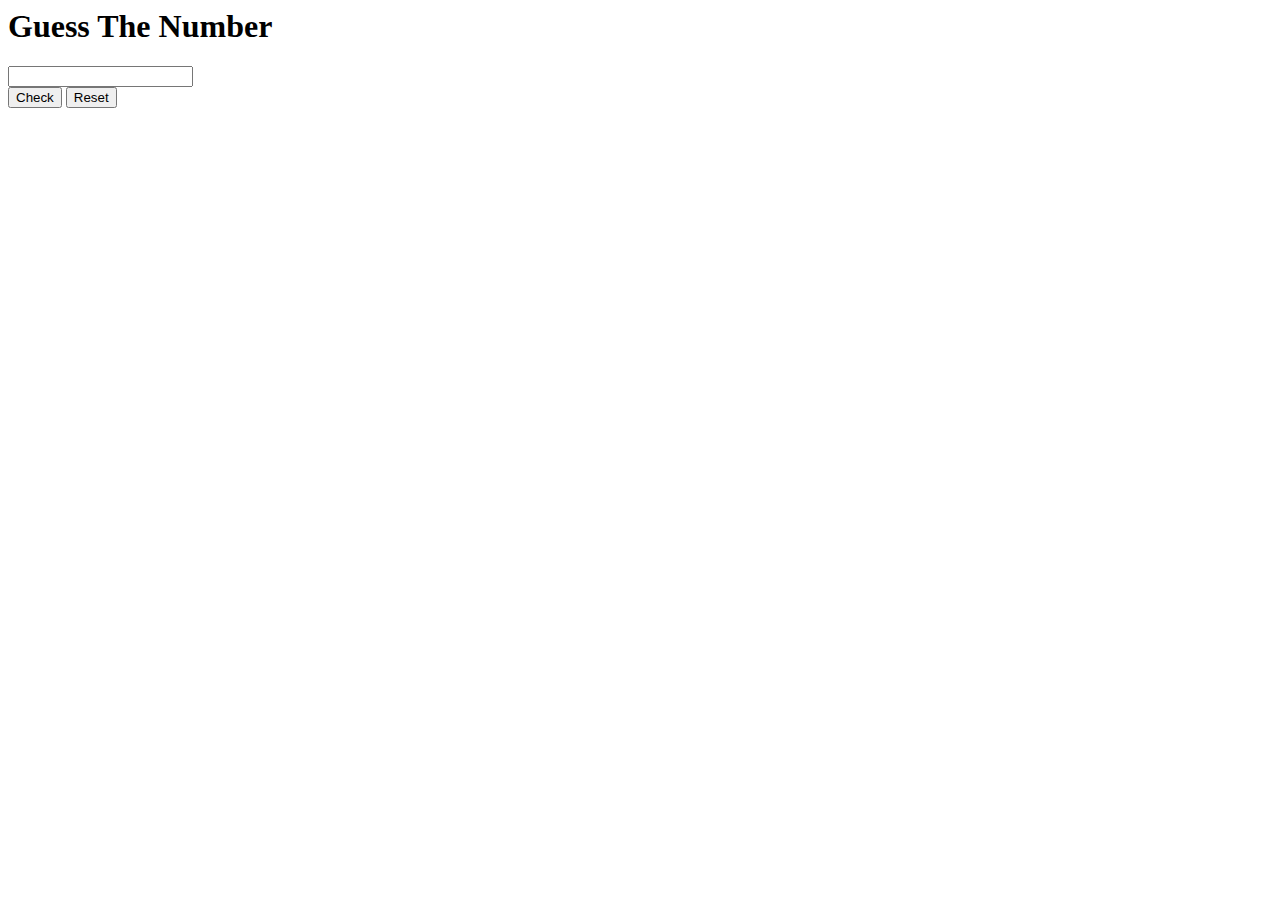
<file: GuessTheNum/index.html>
<html>
    <head>
      <link href="https://cdn.jsdelivr.net/npm/bootstrap@5.0.1/dist/css/bootstrap.min.css" rel="stylesheet" integrity="sha384-+0n0xVW2eSR5OomGNYDnhzAbDsOXxcvSN1TPprVMTNDbiYZCxYbOOl7+AMvyTG2x" crossorigin="anonymous">
      <title>GuessTheNumber Game</title>
      <link ref="stylesheet" href="style.css">
      <script src="script.js" defer></script>
    </head>
    <body>
        <div id="main">
      <h1>Guess The Number</h1>
      <div class="input-val">
     <input type="number" class="form-control" id="inpval">
      </div>
      
     <div class="btn-grp">
       <button class="btn btn-warning" id="check">Check</button>
       <button class="btn btn-dark" id="reset">Reset</button>
       </div>
       <h3 id="result"></h3>
       </div>
       </body>
      </html>
</file>
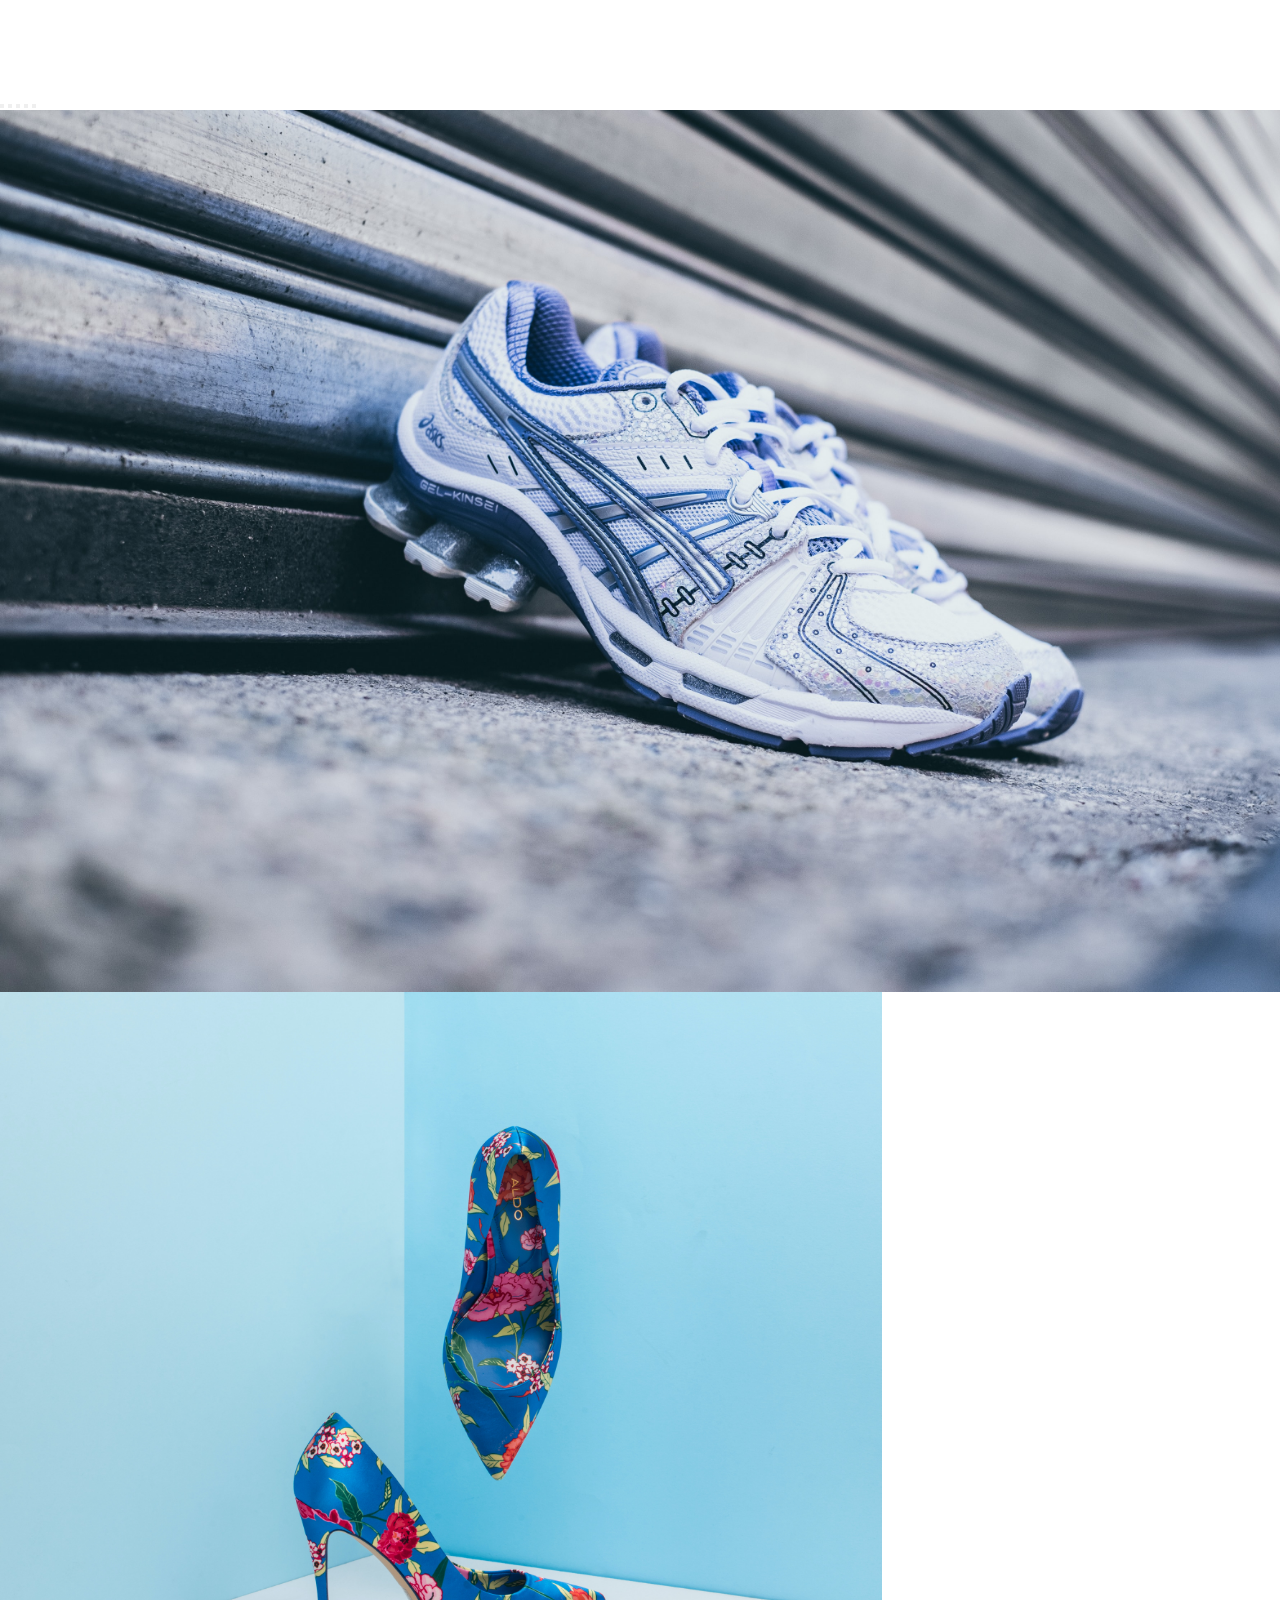
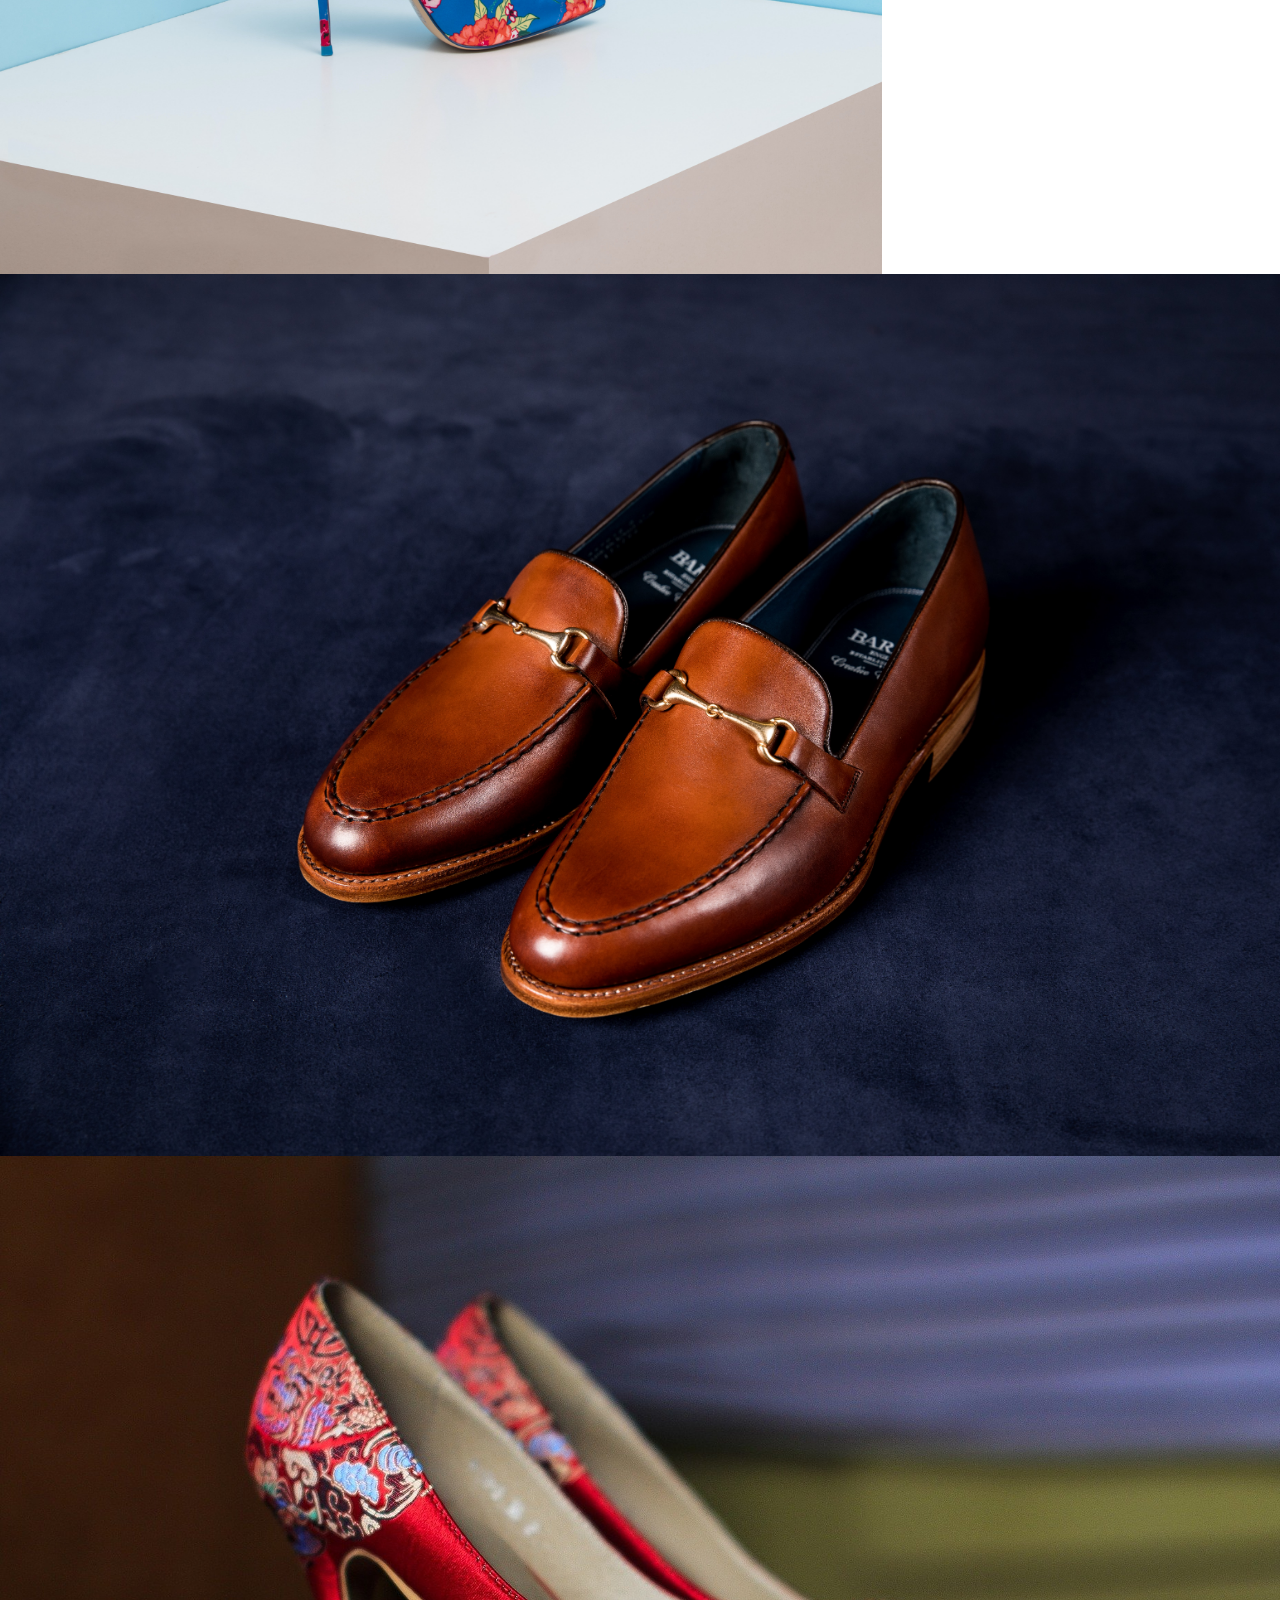
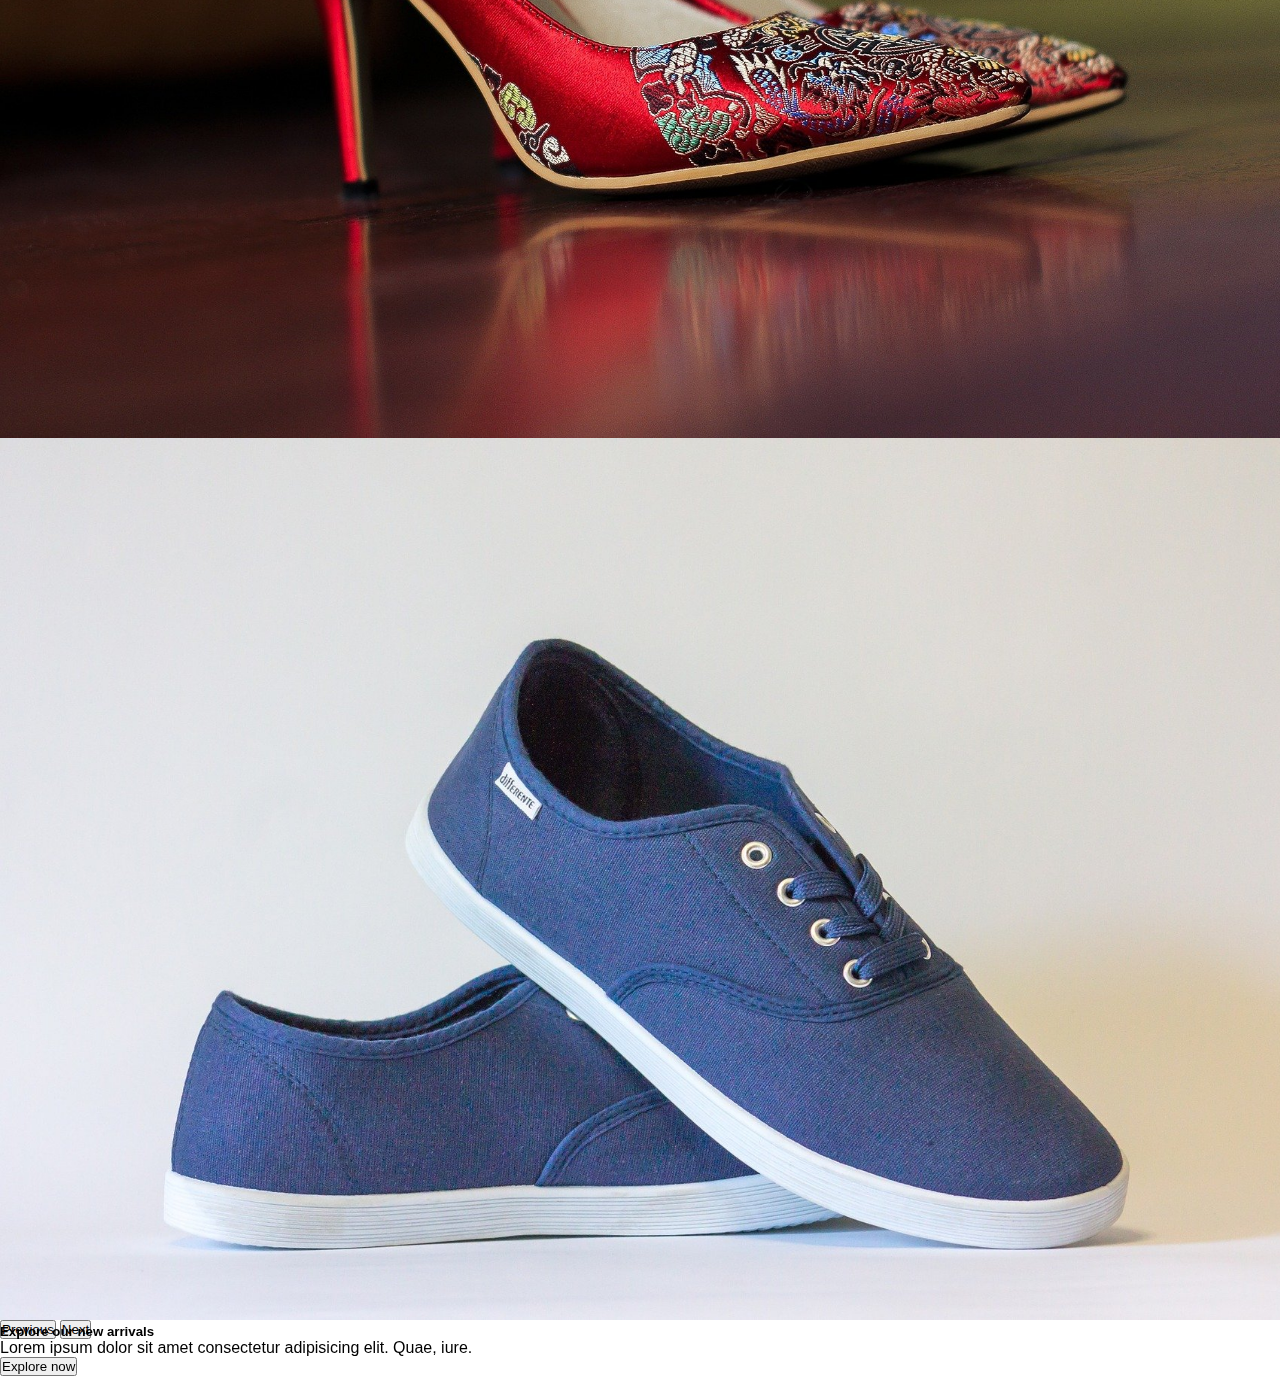
<file: arrivals.html>
<!DOCTYPE html>
<html lang="en">

<head>
    <meta charset="UTF-8">
    <meta http-equiv="X-UA-Compatible" content="IE=edge">
    <meta name="viewport" content="width=device-width, initial-scale=1.0">
    <title>Arrivals</title>
    <link href="https://cdn.jsdelivr.net/npm/bootstrap@5.1.2/dist/css/bootstrap.min.css" rel="stylesheet" integrity="sha384-uWxY/CJNBR+1zjPWmfnSnVxwRheevXITnMqoEIeG1LJrdI0GlVs/9cVSyPYXdcSF" crossorigin="anonymous">
    <link rel="shortcut icon" href="images/logo.ico" type="image/x-icon"/>
    <link rel="stylesheet" href="css/arrivals.css">
    <link rel="stylesheet" href="css/allbtns.css">
</head>

<body>
    <header id="navbar">
        <nav>
            <div class="menu-icon">
                <div class="bar-icon">
                    <div class="bar"></div>
                    <div class="bar"></div>
                    <div class="bar"></div>
                </div>
            </div>
            <a href="index.html">
                <div class="logo">Heel2Toe</div>
            </a>
            <div class="menu">
                <ul>
                    <li><a href="index.html" class="navbar_links">Home</a></li>
                    <li><a href="men.html" class="navbar_links">Men</a></li>
                    <li><a href="women.html" class="navbar_links">Women</a></li>
                    <!-- <li><a href="arrivals.html">New Arrivals</a></li> -->
                    <li><a href="trending.html" class="navbar_links">Trending</a></li>
                    <li><a href="best.html" class="navbar_links">Best Sellers</a></li>     
                    <li><a href="contact.html" class="navbar_links">Contact</a></li>
                </ul>
            </div>
        </nav>
    </header>

    <div id="carouselExampleDark" class="carousel carousel-dark slide" data-bs-ride="carousel">
        <div class="carousel-indicators">
            <button type="button" data-bs-target="#carouselExampleDark" data-bs-slide-to="0" class="active" aria-current="true" aria-label="Slide 1"></button>
            <button type="button" data-bs-target="#carouselExampleDark" data-bs-slide-to="1" aria-label="Slide 2"></button>
            <button type="button" data-bs-target="#carouselExampleDark" data-bs-slide-to="2" aria-label="Slide 3"></button>
            <button type="button" data-bs-target="#carouselExampleDark" data-bs-slide-to="3" aria-label="Slide 4"></button>
            <button type="button" data-bs-target="#carouselExampleDark" data-bs-slide-to="4" aria-label="Slide 5"></button>
        </div>
        <div class="carousel-inner">
            <div class="carousel-item active" data-bs-interval="3000">
                <img src="images/men13.jpg" class="d-block w-100" alt="">
                <div class="carousel-caption card d-none d-md-block">
                    <h5 class="fw-bold">Explore our new arrivals</h5>
                    <p>Lorem ipsum dolor sit amet consectetur adipisicing elit. Quae, iure.</p>
                    <button class="btn btn-primary">Explore now</button>
                </div>
            </div>
            <div class="carousel-item" data-bs-interval="3000">
                <img src="images/women13.jpg" class="d-block w-100" alt="">
                <div class="carousel-caption card d-none d-md-block">
                    <h5 class="fw-bold">Explore our new arrivals</h5>
                    <p>Lorem ipsum dolor sit amet consectetur adipisicing elit. Quae, iure.</p>
                    <button class="btn btn-primary">Explore now</button>
                </div>
            </div>
            <div class="carousel-item" data-bs-interval="3000">
                <img src="images/men14.jpg" class="d-block w-100" alt="">
                <div class="carousel-caption card d-none d-md-block">
                    <h5 class="fw-bold">Explore our new arrivals</h5>
                    <p>Lorem ipsum dolor sit amet consectetur adipisicing elit. Quae, iure.</p>
                    <button class="btn btn-primary">Explore now</button>
                </div>
            </div>
            <div class="carousel-item" data-bs-interval="3000">
                <img src="images/women14.jpg" class="d-block w-100" alt="">
                <div class="carousel-caption card d-none d-md-block">
                    <h5 class="fw-bold">Explore our new arrivals</h5>
                    <p>Lorem ipsum dolor sit amet consectetur adipisicing elit. Quae, iure.</p>
                    <button class="btn btn-primary">Explore now</button>
                </div>
            </div>
            <div class="carousel-item">
                <img src="images/men15.jpg" class="d-block w-100" alt="">
                <div class="carousel-caption card d-none d-md-block">
                    <h5 class="fw-bold">Explore our new arrivals</h5>
                    <p>Lorem ipsum dolor sit amet consectetur adipisicing elit. Quae, iure.</p>
                    <button class="btn btn-primary">Explore now</button>
                </div>
            </div>
        </div>
        <button class="carousel-control-prev" type="button" data-bs-target="#carouselExampleDark" data-bs-slide="prev">
      <span class="carousel-control-prev-icon" aria-hidden="true"></span>
      <span class="visually-hidden">Previous</span>
    </button>
        <button class="carousel-control-next" type="button" data-bs-target="#carouselExampleDark" data-bs-slide="next">
      <span class="carousel-control-next-icon" aria-hidden="true"></span>
      <span class="visually-hidden">Next</span>
    </button>
    </div>

    <script src="https://cdn.jsdelivr.net/npm/bootstrap@5.1.2/dist/js/bootstrap.bundle.min.js" integrity="sha384-kQtW33rZJAHjgefvhyyzcGF3C5TFyBQBA13V1RKPf4uH+bwyzQxZ6CmMZHmNBEfJ" crossorigin="anonymous"></script>

    <!-- script for mobile nav links -->
    <script>
        const icon = document.querySelector(".menu-icon");
        const navList = document.querySelector("nav ul")

        icon.addEventListener("click", function(){
            navList.classList.toggle("showing")
        })
    </script>
</body>

</html>
</file>
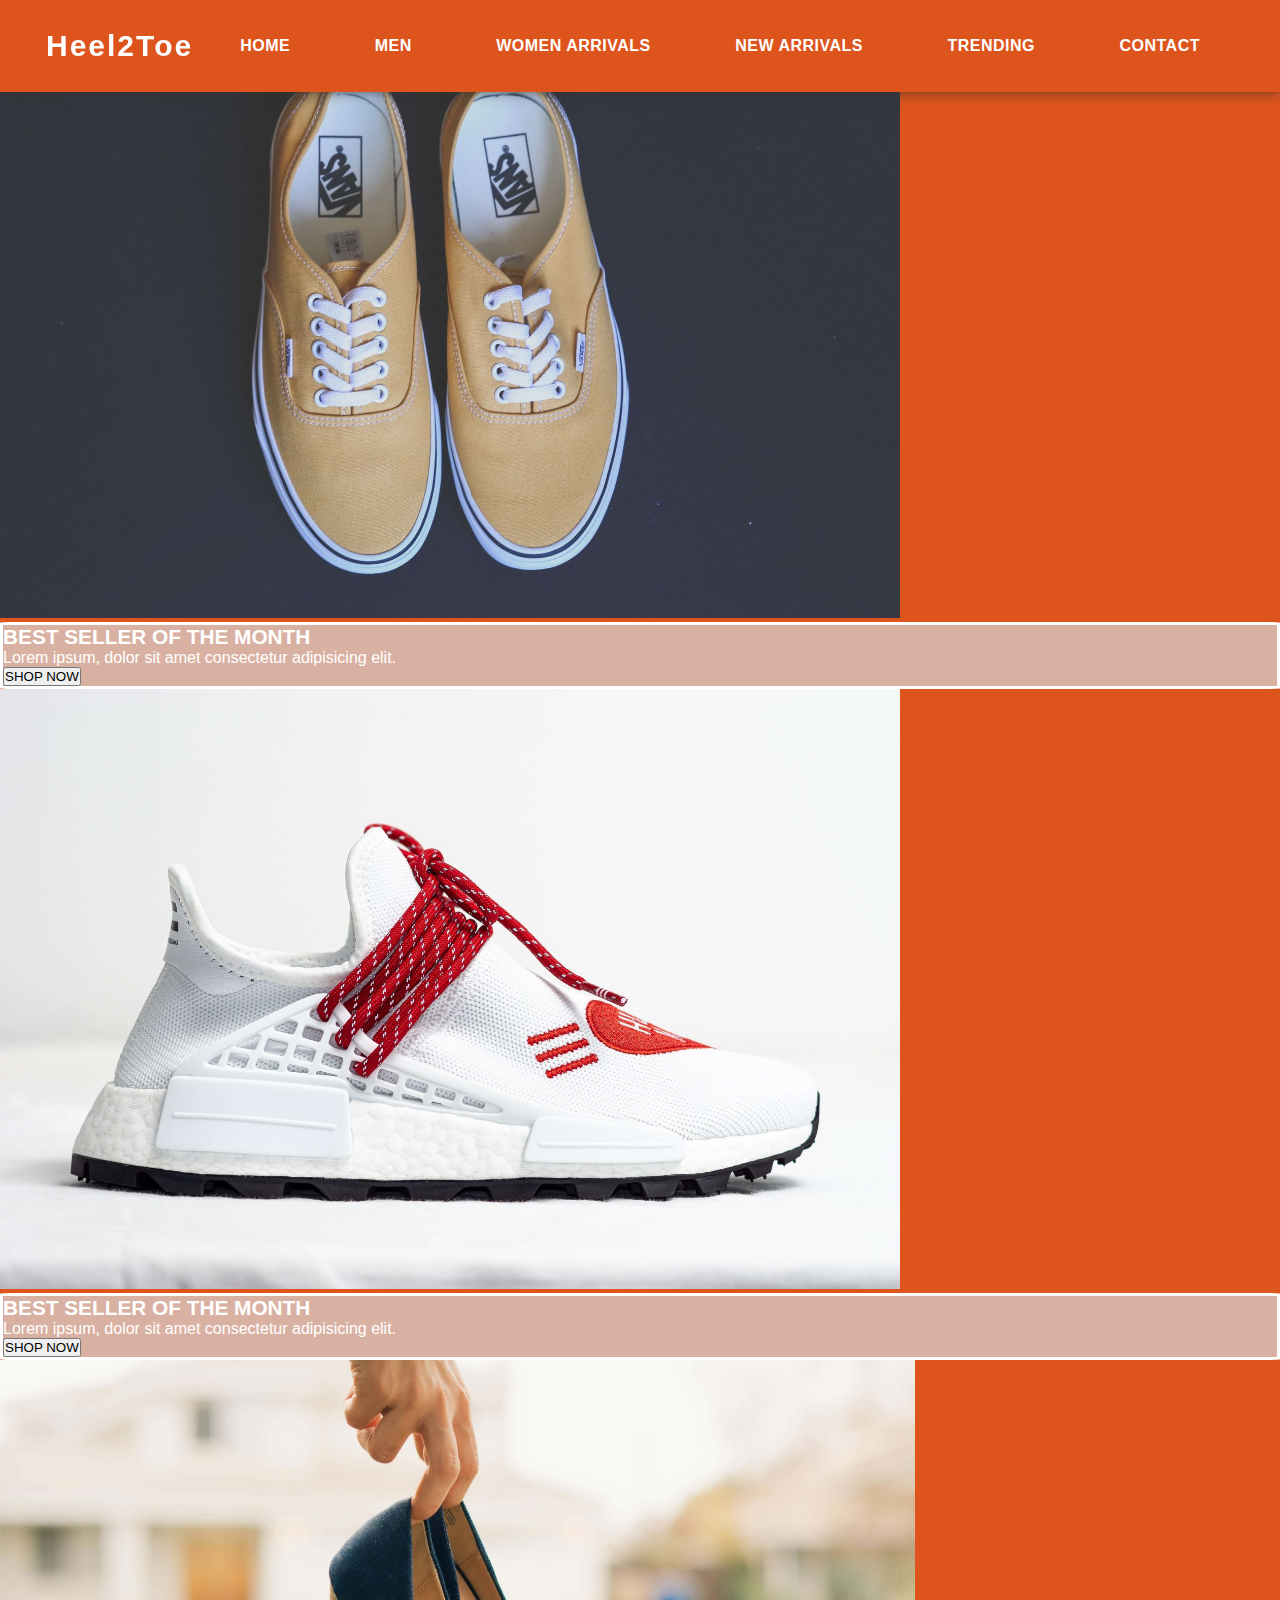
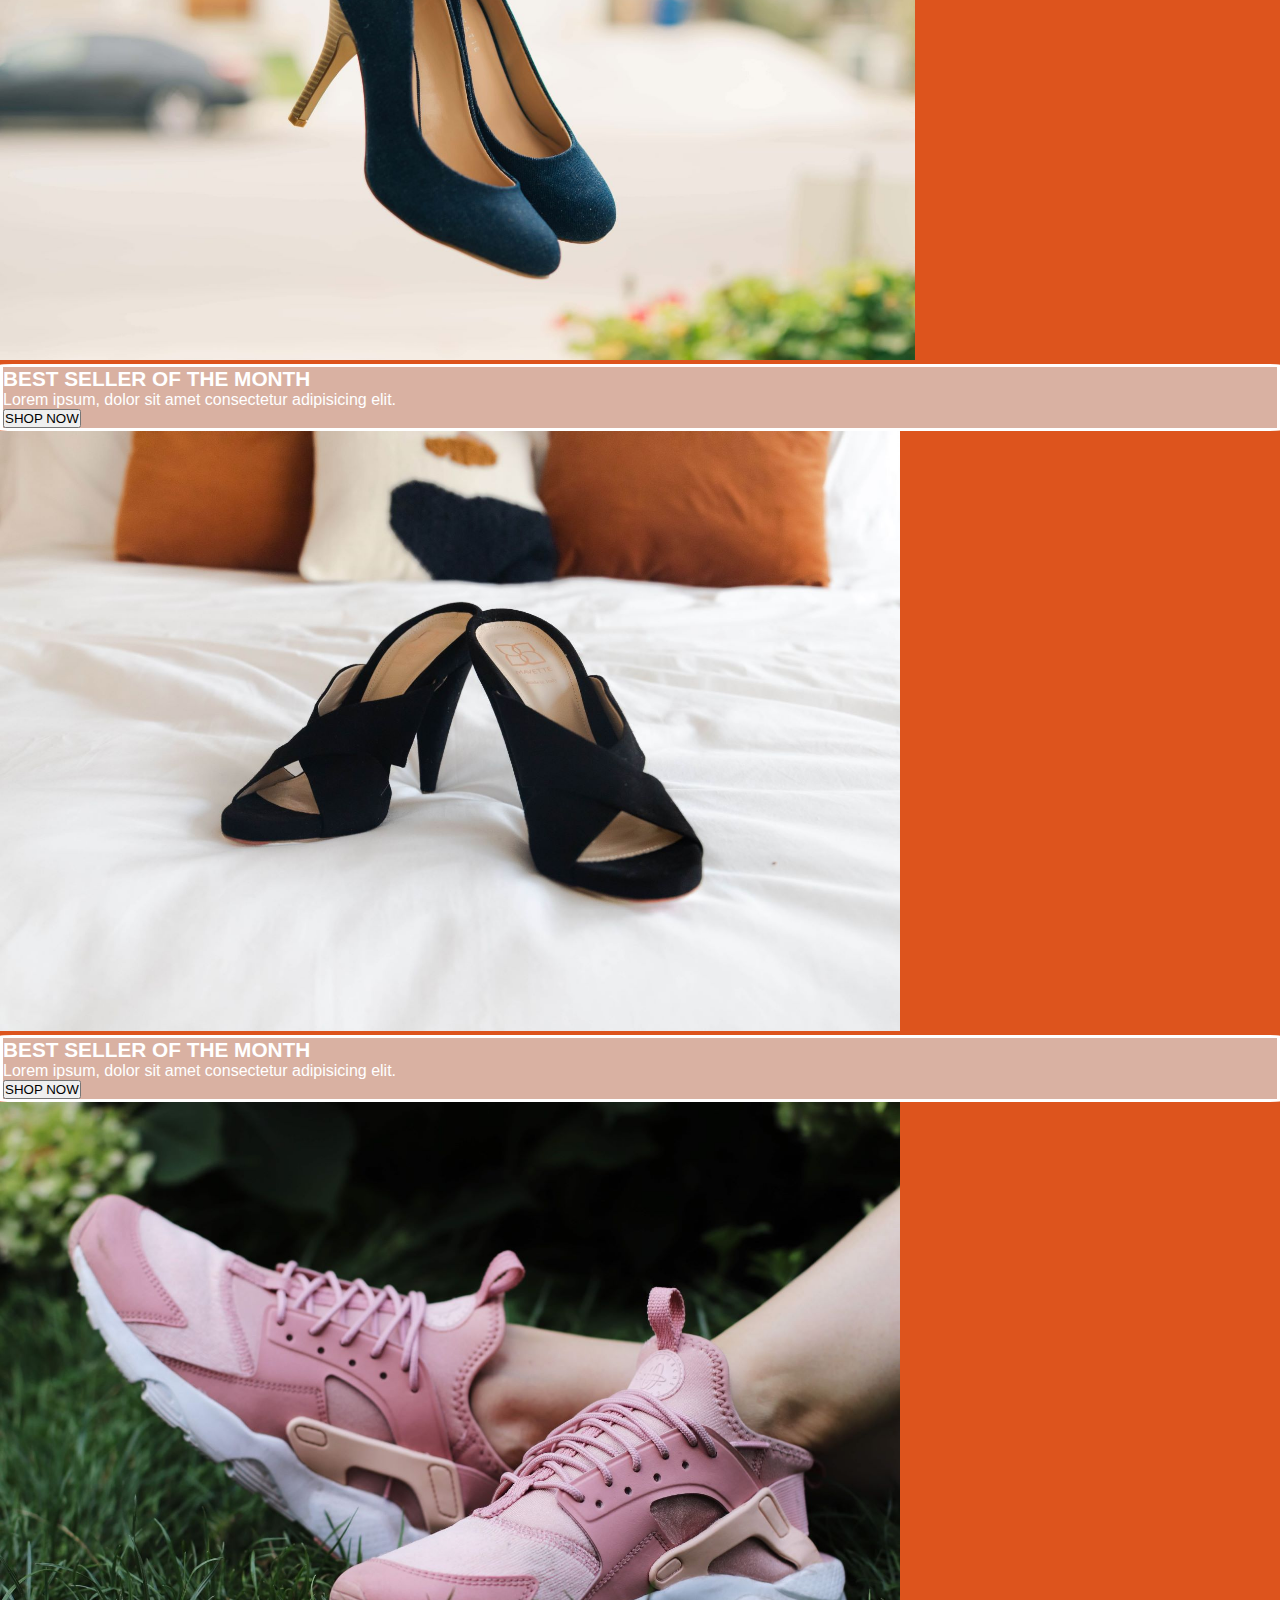
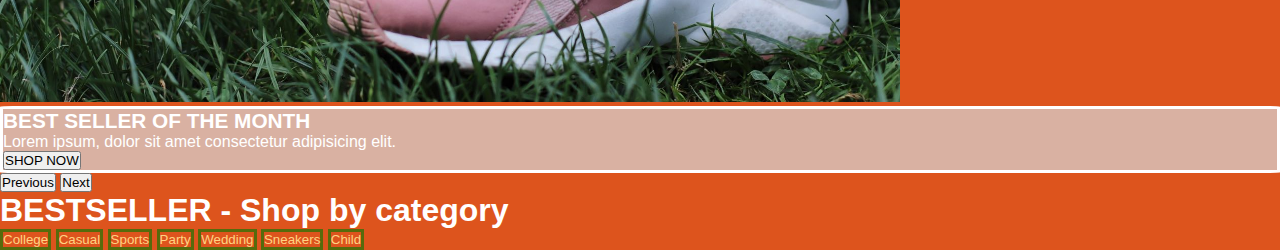
<file: best.html>
<!doctype html>
<html lang="en">

<head>
    <!-- Required meta tags -->
    <meta charset="utf-8">
    <meta name="viewport" content="width=device-width, initial-scale=1">

    <!-- Bootstrap CSS -->
    <link href="https://cdn.jsdelivr.net/npm/bootstrap@5.1.1/dist/css/bootstrap.min.css" rel="stylesheet"
        integrity="sha384-F3w7mX95PdgyTmZZMECAngseQB83DfGTowi0iMjiWaeVhAn4FJkqJByhZMI3AhiU" crossorigin="anonymous">
    <link rel="shortcut icon" href="images/logo.ico" type="image/x-icon"/>
    <link rel="stylesheet" href="css/best.css">
    <link rel="stylesheet" href="css/allbtns.css">
    <title>Best seller</title>
</head>

<body>
    <!-- navbar start-->
    <nav class="black shadow" style="top:0px">
        <div class="menu-icon">
            <i class="fa fa-bars fa-2x"></i>
        </div>
        <a href="index.html">
            <div class="logo">Heel2Toe</div>
        </a>
        <div class="menu">
            <ul>
                <li><a href="index.html">Home</a></li>
                <li><a href="men.html">Men</a></li>
                <li><a href="women.html">Women Arrivals</a></li>
                <li><a href="arrivals.html">New Arrivals</a></li>
                <li><a href="trending.html">Trending</a></li>
                <li><a href="contact.html">Contact</a></li>
            </ul>
        </div>
    </nav>

    <!-- navbar-ends -->

    <!-- carousel section starts -->

    <div class="container">
        <div id="carouselExampleDark" class="carousel carousel-dark slide" data-bs-ride="carousel">
            <div class="carousel-indicators">
                <button type="button" data-bs-target="#carouselExampleDark" data-bs-slide-to="0" class="active"
                    aria-current="true" aria-label="Slide 1"></button>
                <button type="button" data-bs-target="#carouselExampleDark" data-bs-slide-to="1"
                    aria-label="Slide 2"></button>
                <button type="button" data-bs-target="#carouselExampleDark" data-bs-slide-to="2"
                    aria-label="Slide 3"></button>
                <button type="button" data-bs-target="#carouselExampleDark" data-bs-slide-to="3"
                    aria-label="Slide 3"></button>
                <button type="button" data-bs-target="#carouselExampleDark" data-bs-slide-to="4"
                    aria-label="Slide 3"></button>
            </div>
            <div class="carousel-inner">
                <div class="carousel-item active" data-bs-interval="3000">
                    <img src="images/men2.jpg" class="d-block w-100 img-fluid" alt="...">
                    <div class="carousel-caption d-none d-md-block">
                        <h5 class = 'carousel-text'><b>BEST SELLER OF THE MONTH</b></h5>
                        <p>Lorem ipsum, dolor sit amet consectetur adipisicing elit.</p>
                        <button type="button" class="shop-now btn btn-success">SHOP NOW</button>

                    </div>
                </div>
                <div class="carousel-item" data-bs-interval="3000">
                    <img src="images/men4.jpg" class="d-block w-100 img-fluid" alt="...">
                    <div class="carousel-caption d-none d-md-block">
                        <h5 class = 'carousel-text'><b>BEST SELLER OF THE MONTH</b></h5>
                        <p>Lorem ipsum, dolor sit amet consectetur adipisicing elit.</p>
                        <button type="button" class="shop-now btn btn-success">SHOP NOW</button>
                    </div>
                </div>
                <div class="carousel-item" data-bs-interval="3000">
                    <img src="images/shoe2.jpg" class="d-block w-100 img-fluid" alt="...">
                    <div class="carousel-caption d-none d-md-block">
                        <h5 class = 'carousel-text'><b>BEST SELLER OF THE MONTH</b></h5>
                        <p>Lorem ipsum, dolor sit amet consectetur adipisicing elit.</p>
                        <button type="button" class="shop-now btn btn-success">SHOP NOW</button>
                    </div>
                </div>
                <div class="carousel-item" data-bs-interval="3000">
                    <img src="images/women4.jpg" class="d-block w-100 img-fluid" alt="...">
                    <div class="carousel-caption d-none d-md-block">
                        <h5 class = 'carousel-text'><b>BEST SELLER OF THE MONTH</b></h5>
                        <p>Lorem ipsum, dolor sit amet consectetur adipisicing elit.</p>
                        <button type="button" class="shop-now btn btn-success">SHOP NOW</button>
                    </div>
                </div>
                <div class="carousel-item" data-bs-interval="3000">
                    <img src="images/women6.jpg" class="d-block w-100 img-fluid" alt="...">
                    <div class="carousel-caption d-none d-md-block">
                        <h5 class = 'carousel-text'><b>BEST SELLER OF THE MONTH</b></h5>
                        <p>Lorem ipsum, dolor sit amet consectetur adipisicing elit.</p>
                        <button type="button" class="shop-now btn btn-success">SHOP NOW</button>
                    </div>
                </div>
            </div>
            <button class="carousel-control-prev" type="button" data-bs-target="#carouselExampleDark"
                data-bs-slide="prev">
                <span class="carousel-control-prev-icon" aria-hidden="true"></span>
                <span class="visually-hidden">Previous</span>
            </button>
            <button class="carousel-control-next" type="button" data-bs-target="#carouselExampleDark"
                data-bs-slide="next">
                <span class="carousel-control-next-icon" aria-hidden="true"></span>
                <span class="visually-hidden">Next</span>
            </button>
        </div>
    </div>


    <!-- carousel section ends -->


    <!-- Shop by category section starts -->

    <section class="text-light p-4 m-5 border border-white">
        <div>
            <h1 class="text-center"><b>BESTSELLER - Shop by category</b></h1>

        </div>
        <div class="d-md-flex justify-content-between align-items-center  p-5">
            <button type="button" class="items btn btn-success">College</button>
            <button type="button" class="items btn btn-success">Casual</button>
            <button type="button" class="items btn btn-success">Sports</button>
            <button type="button" class="items btn btn-success">Party</button>
            <button type="button" class="items btn btn-success">Wedding</button>
            <button type="button" class="items btn btn-success">Sneakers</button>
            <button type="button" class="items btn btn-success">Child</button>

        </div>
    </section>

    <!-- Shop by category section ends -->





    <!-- Optional JavaScript; choose one of the two! -->

    <!-- Option 1: Bootstrap Bundle with Popper -->
    <script src="https://cdn.jsdelivr.net/npm/bootstrap@5.1.1/dist/js/bootstrap.bundle.min.js"
        integrity="sha384-/bQdsTh/da6pkI1MST/rWKFNjaCP5gBSY4sEBT38Q/9RBh9AH40zEOg7Hlq2THRZ"
        crossorigin="anonymous"></script>

    <!-- Option 2: Separate Popper and Bootstrap JS -->
    <!--
    <script src="https://cdn.jsdelivr.net/npm/@popperjs/core@2.9.3/dist/umd/popper.min.js" integrity="sha384-W8fXfP3gkOKtndU4JGtKDvXbO53Wy8SZCQHczT5FMiiqmQfUpWbYdTil/SxwZgAN" crossorigin="anonymous"></script>
    <script src="https://cdn.jsdelivr.net/npm/bootstrap@5.1.1/dist/js/bootstrap.min.js" integrity="sha384-skAcpIdS7UcVUC05LJ9Dxay8AXcDYfBJqt1CJ85S/CFujBsIzCIv+l9liuYLaMQ/" crossorigin="anonymous"></script>
    -->
</body>

</html>
</file>
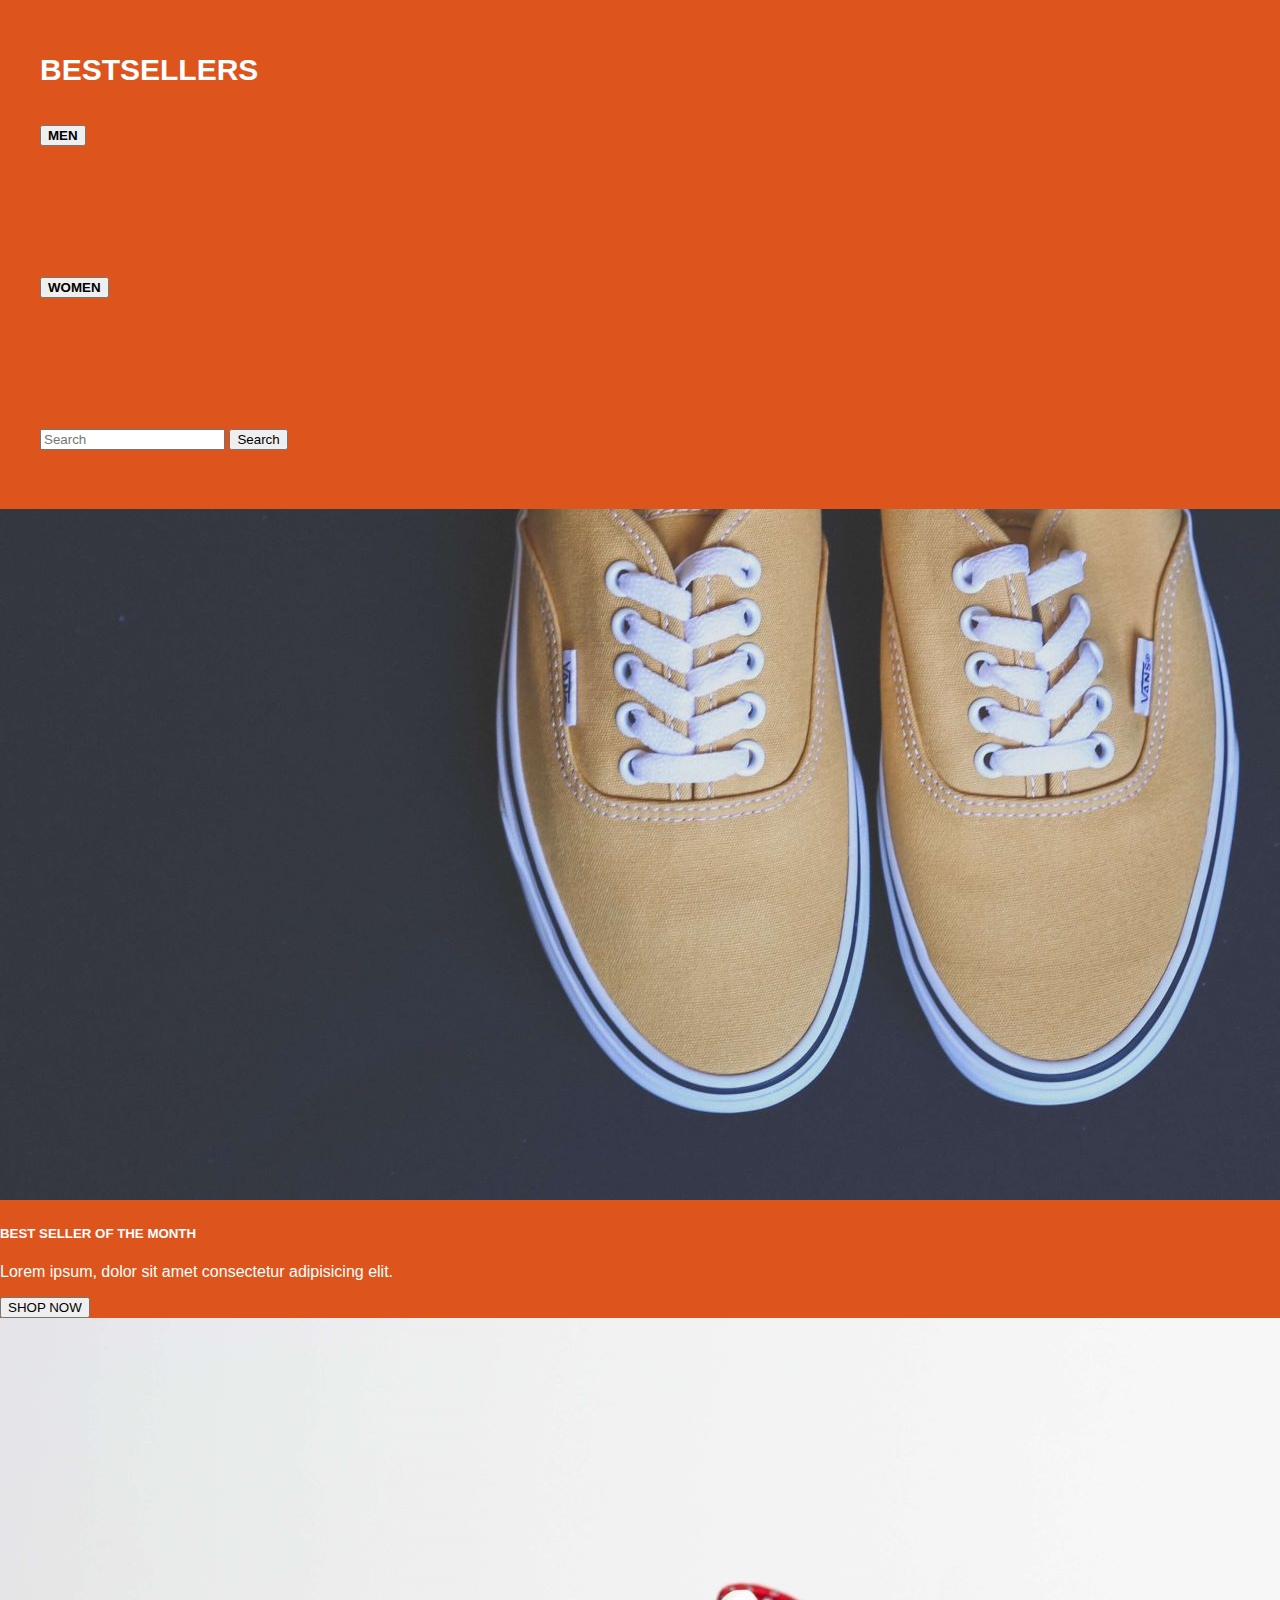
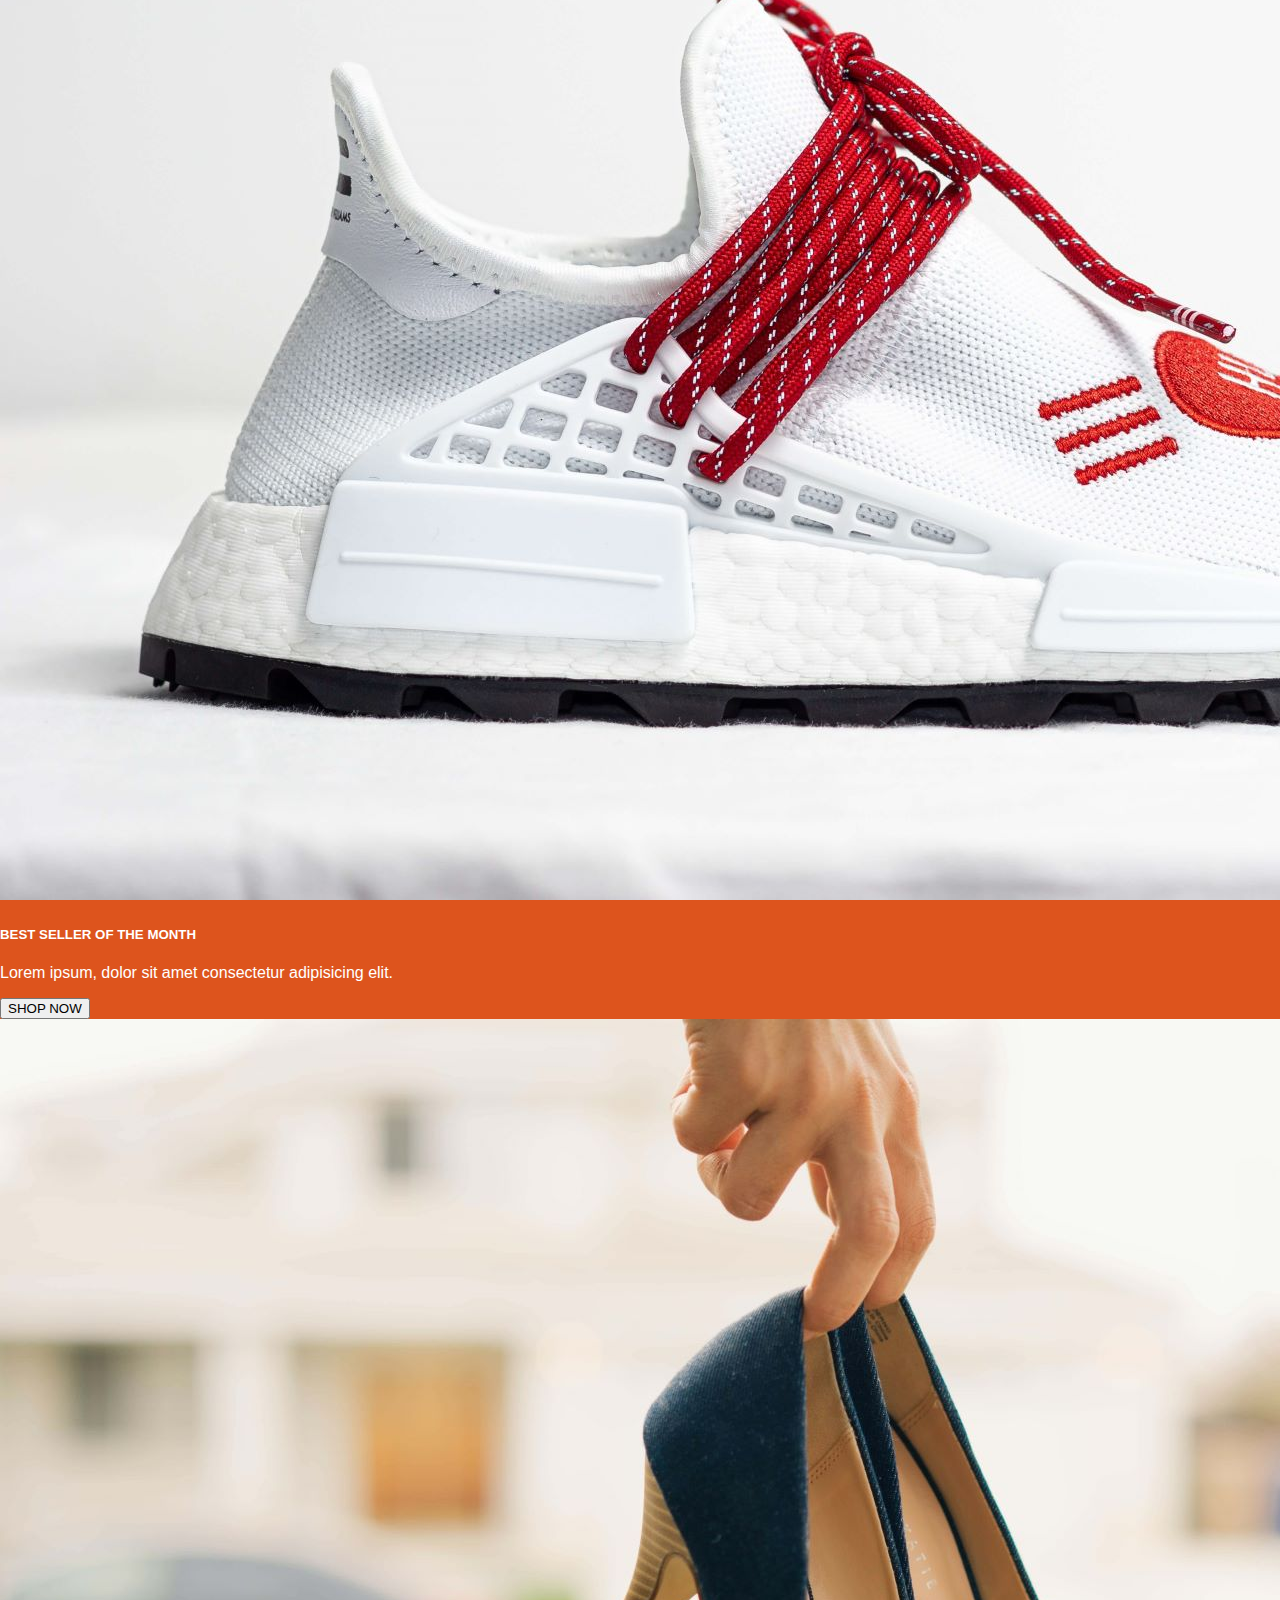
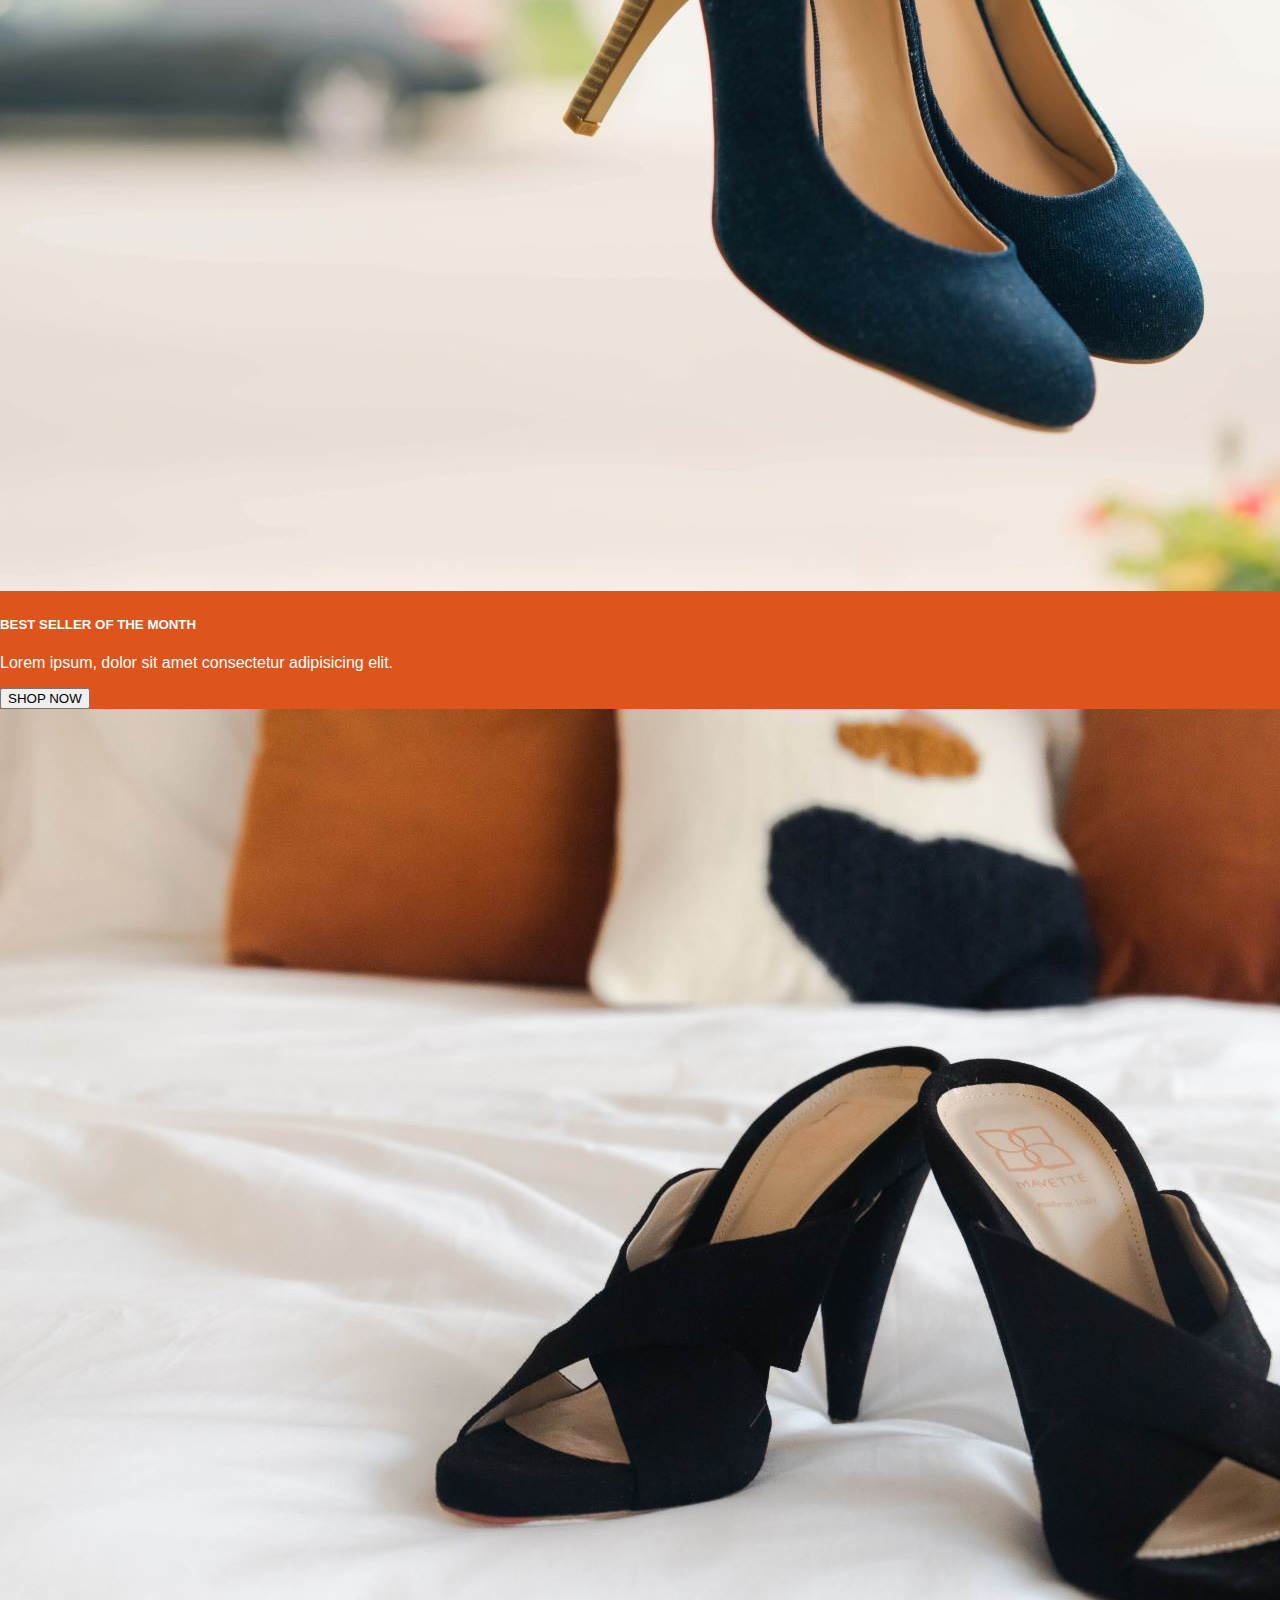
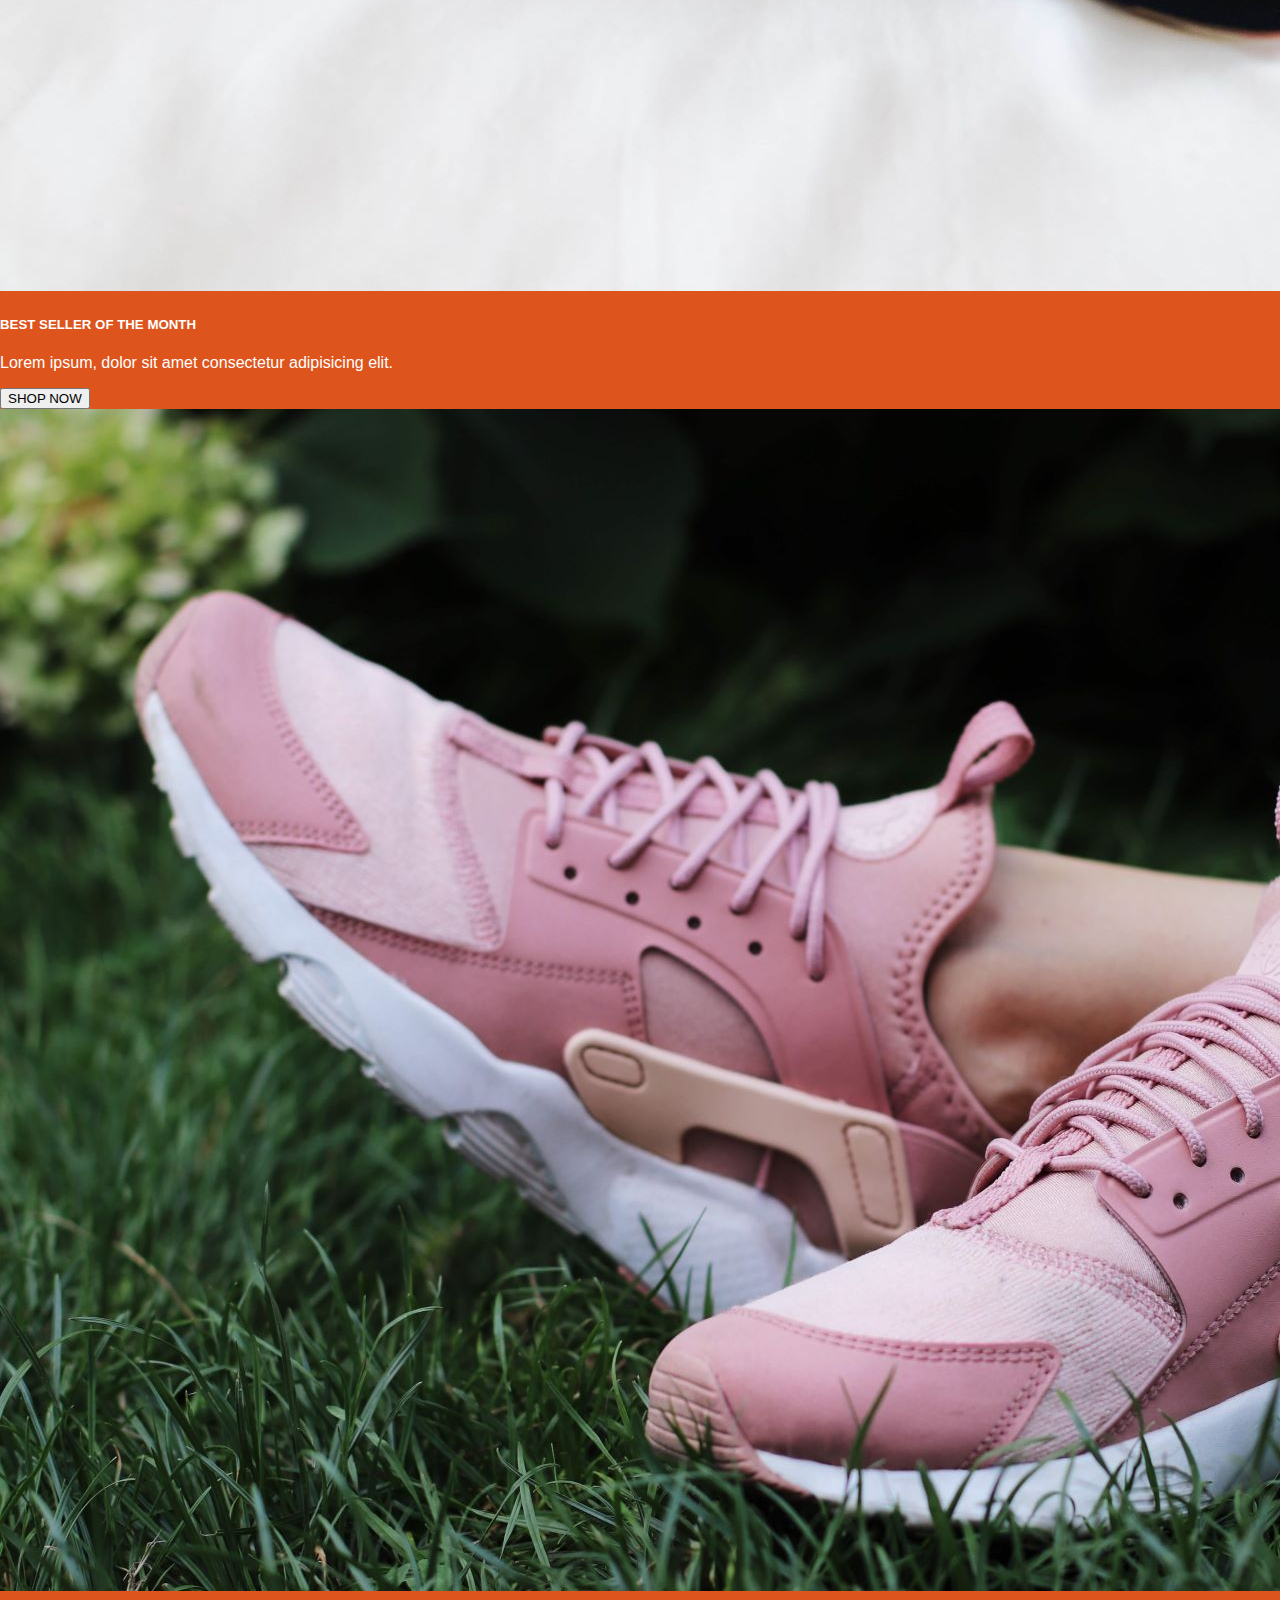
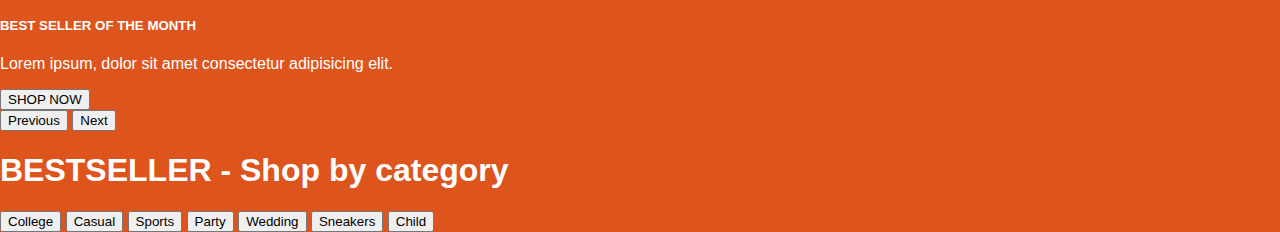
<file: bestSeller.html>
<!doctype html>
<html lang="en">

<head>
    <!-- Required meta tags -->
    <meta charset="utf-8">
    <meta name="viewport" content="width=device-width, initial-scale=1">

    <!-- Bootstrap CSS -->
    <link href="https://cdn.jsdelivr.net/npm/bootstrap@5.1.1/dist/css/bootstrap.min.css" rel="stylesheet"
        integrity="sha384-F3w7mX95PdgyTmZZMECAngseQB83DfGTowi0iMjiWaeVhAn4FJkqJByhZMI3AhiU" crossorigin="anonymous">
    <link rel="stylesheet" href="styles.css">
    <title>Best seller</title>
</head>

<body>
    <!-- navbar start-->

    <nav class="navbar navbar-light bg-light fixed nav">

        <div class="container-fluid">
            <a class="navbar-brand" style="color: white; font-weight: bold; font-size: 30px;">BESTSELLERS</a>

            <!-- men dropdown -->
            <div class="dropdown">
                <button class="btn btn-secondary dropdown-toggle" type="button" id="dropdownMenuButton1"
                    data-bs-toggle="dropdown" aria-expanded="false">
                    <b>MEN</b>
                </button>
                <ul class="dropdown-menu" aria-labelledby="dropdownMenuButton1">
                    <li><a class="dropdown-item" href="#"><b>All time best seller</b></a></li>
                    <li><a class="dropdown-item" href="#"><b>All time best seller</b></a></li>
                    <li><a class="dropdown-item" href="#"><b>All time best seller</b></a></li>
                    <li><a class="dropdown-item" href="#"><b>Celebrity choice</b></a></li>
                </ul>
            </div>
            <!-- women dropdownMenu-->
            <div class="dropdown">
                <button class="btn btn-secondary dropdown-toggle" type="button" id="dropdownMenuButton1"
                    data-bs-toggle="dropdown" aria-expanded="false">
                    <b>WOMEN</b>
                </button>
                <ul class="dropdown-menu" aria-labelledby="dropdownMenuButton1">
                    <li><a class="dropdown-item" href="#"><b>All time best seller</b></a></li>
                    <li><a class="dropdown-item" href="#"><b>Month best seller</b></a></li>
                    <li><a class="dropdown-item" href="#"><b>Week best seller</b></a></li>
                    <li><a class="dropdown-item" href="#"><b>Celebrity Choice</b></a></li>
                </ul>
            </div>
            <form class="d-flex">
                <input class="form-control me-2" type="search" placeholder="Search" aria-label="Search">
                <button class="btn btn-success" type="submit">Search</button>
            </form>
        </div>
    </nav>


    <!-- navbar-ends -->

    <!-- carousel section starts -->

    <div class="container">
        <div id="carouselExampleDark" class="carousel carousel-dark slide" data-bs-ride="carousel">
            <div class="carousel-indicators">
                <button type="button" data-bs-target="#carouselExampleDark" data-bs-slide-to="0" class="active"
                    aria-current="true" aria-label="Slide 1"></button>
                <button type="button" data-bs-target="#carouselExampleDark" data-bs-slide-to="1"
                    aria-label="Slide 2"></button>
                <button type="button" data-bs-target="#carouselExampleDark" data-bs-slide-to="2"
                    aria-label="Slide 3"></button>
                <button type="button" data-bs-target="#carouselExampleDark" data-bs-slide-to="3"
                    aria-label="Slide 3"></button>
                <button type="button" data-bs-target="#carouselExampleDark" data-bs-slide-to="4"
                    aria-label="Slide 3"></button>
            </div>
            <div class="carousel-inner">
                <div class="carousel-item active" data-bs-interval="3000">
                    <img src="images/men2.jpg" class="d-block w-100 img-fluid" alt="...">
                    <div class="carousel-caption d-none d-md-block">
                        <h5><b>BEST SELLER OF THE MONTH</b></h5>
                        <p>Lorem ipsum, dolor sit amet consectetur adipisicing elit.</p>
                        <button type="button" class="btn btn-success">SHOP NOW</button>

                    </div>
                </div>
                <div class="carousel-item" data-bs-interval="3000">
                    <img src="images/men4.jpg" class="d-block w-100 img-fluid" alt="...">
                    <div class="carousel-caption d-none d-md-block">
                        <h5><b>BEST SELLER OF THE MONTH</b></h5>
                        <p>Lorem ipsum, dolor sit amet consectetur adipisicing elit.</p>
                        <button type="button" class="btn btn-success">SHOP NOW</button>
                    </div>
                </div>
                <div class="carousel-item" data-bs-interval="3000">
                    <img src="images/shoe2.jpg" class="d-block w-100 img-fluid" alt="...">
                    <div class="carousel-caption d-none d-md-block">
                        <h5><b>BEST SELLER OF THE MONTH</b></h5>
                        <p>Lorem ipsum, dolor sit amet consectetur adipisicing elit.</p>
                        <button type="button" class="btn btn-success">SHOP NOW</button>
                    </div>
                </div>
                <div class="carousel-item" data-bs-interval="3000">
                    <img src="images/women4.jpg" class="d-block w-100 img-fluid" alt="...">
                    <div class="carousel-caption d-none d-md-block">
                        <h5><b>BEST SELLER OF THE MONTH</b></h5>
                        <p>Lorem ipsum, dolor sit amet consectetur adipisicing elit.</p>
                        <button type="button" class="btn btn-success">SHOP NOW</button>
                    </div>
                </div>
                <div class="carousel-item" data-bs-interval="3000">
                    <img src="images/women6.jpg" class="d-block w-100 img-fluid" alt="...">
                    <div class="carousel-caption d-none d-md-block">
                        <h5><b>BEST SELLER OF THE MONTH</b></h5>
                        <p>Lorem ipsum, dolor sit amet consectetur adipisicing elit.</p>
                        <button type="button" class="btn btn-success">SHOP NOW</button>
                    </div>
                </div>
            </div>
            <button class="carousel-control-prev" type="button" data-bs-target="#carouselExampleDark"
                data-bs-slide="prev">
                <span class="carousel-control-prev-icon" aria-hidden="true"></span>
                <span class="visually-hidden">Previous</span>
            </button>
            <button class="carousel-control-next" type="button" data-bs-target="#carouselExampleDark"
                data-bs-slide="next">
                <span class="carousel-control-next-icon" aria-hidden="true"></span>
                <span class="visually-hidden">Next</span>
            </button>
        </div>
    </div>


    <!-- carousel section ends -->


    <!-- Shop by category section starts -->

    <section class="text-light p-4 m-5 border border-white">
        <div>
            <h1 class="text-center"><b>BESTSELLER - Shop by category</b></h1>

        </div>
        <div class="d-md-flex justify-content-between align-items-center  p-5">
            <button type="button" class="btn btn-success">College</button>
            <button type="button" class="btn btn-success">Casual</button>
            <button type="button" class="btn btn-success">Sports</button>
            <button type="button" class="btn btn-success">Party</button>
            <button type="button" class="btn btn-success">Wedding</button>
            <button type="button" class="btn btn-success">Sneakers</button>
            <button type="button" class="btn btn-success">Child</button>

        </div>
    </section>

    <!-- Shop by category section ends -->





    <!-- Optional JavaScript; choose one of the two! -->

    <!-- Option 1: Bootstrap Bundle with Popper -->
    <script src="https://cdn.jsdelivr.net/npm/bootstrap@5.1.1/dist/js/bootstrap.bundle.min.js"
        integrity="sha384-/bQdsTh/da6pkI1MST/rWKFNjaCP5gBSY4sEBT38Q/9RBh9AH40zEOg7Hlq2THRZ"
        crossorigin="anonymous"></script>

    <!-- Option 2: Separate Popper and Bootstrap JS -->
    <!--
    <script src="https://cdn.jsdelivr.net/npm/@popperjs/core@2.9.3/dist/umd/popper.min.js" integrity="sha384-W8fXfP3gkOKtndU4JGtKDvXbO53Wy8SZCQHczT5FMiiqmQfUpWbYdTil/SxwZgAN" crossorigin="anonymous"></script>
    <script src="https://cdn.jsdelivr.net/npm/bootstrap@5.1.1/dist/js/bootstrap.min.js" integrity="sha384-skAcpIdS7UcVUC05LJ9Dxay8AXcDYfBJqt1CJ85S/CFujBsIzCIv+l9liuYLaMQ/" crossorigin="anonymous"></script>
    -->
</body>

</html>
</file>
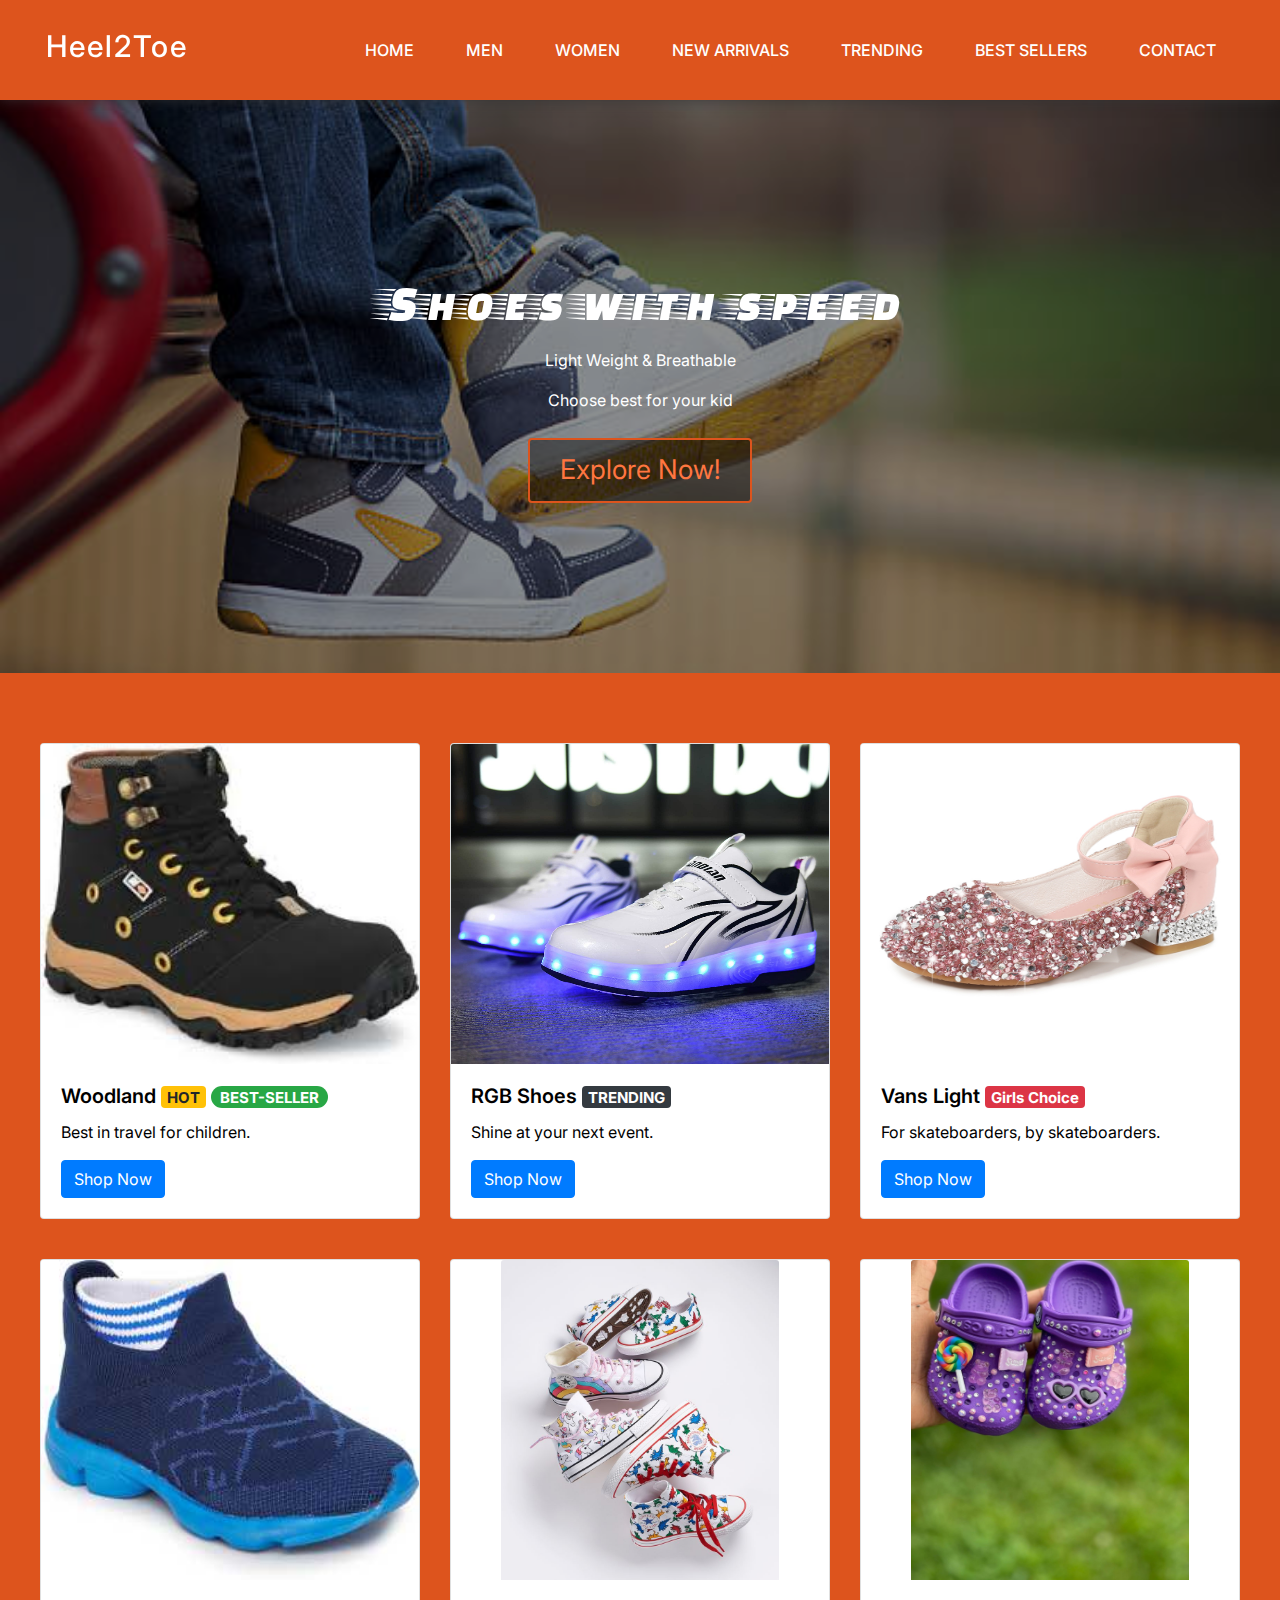
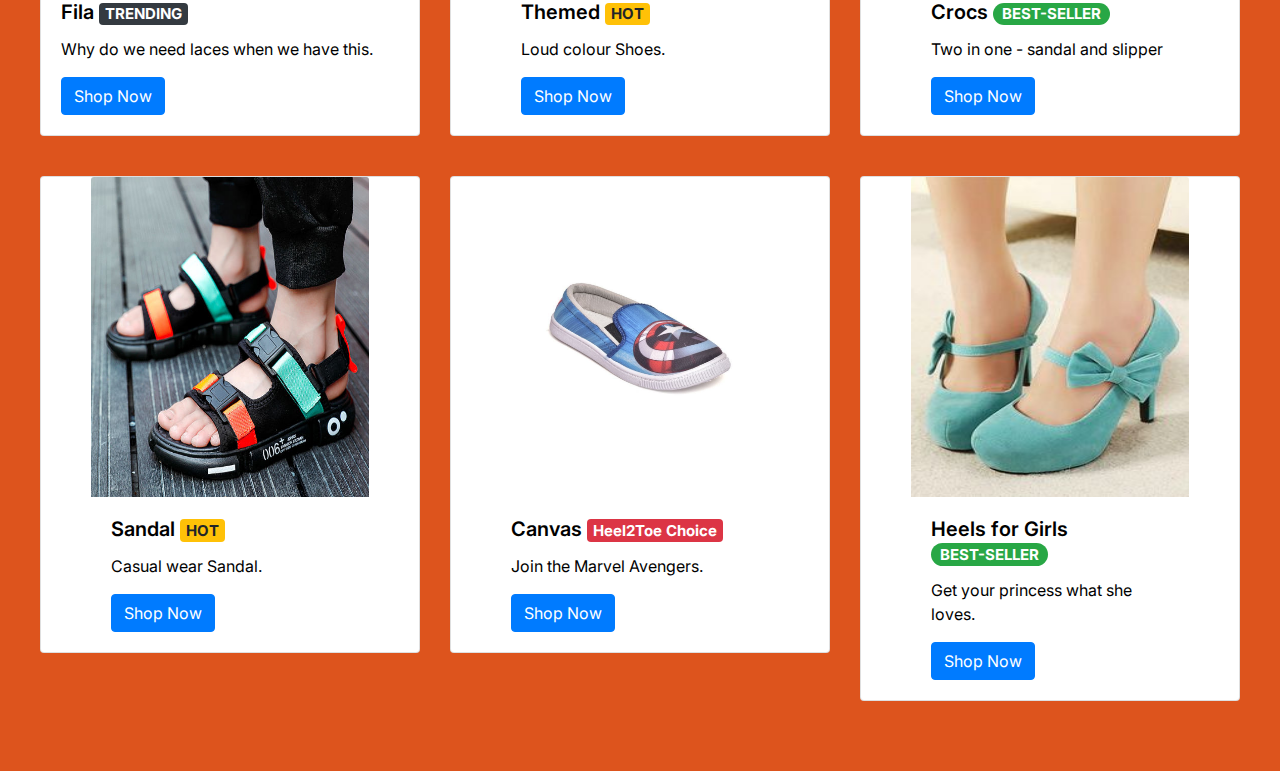
<file: kids.html>
<!DOCTYPE html>
<html lang="en">

<head>
    <meta charset="UTF-8">
    <meta http-equiv="X-UA-Compatible" content="IE=edge">
    <meta name="viewport" content="width=device-width, initial-scale=1.0">
    <title>Kids</title>
    <link rel="preconnect" href="https://fonts.gstatic.com" crossorigin />
    <link href="https://fonts.googleapis.com/css2?family=Bebas+Neue&family=Inter:wght@600&display=swap"
        rel="stylesheet" />
    <link
        rel="stylesheet"
        href="https://maxcdn.bootstrapcdn.com/bootstrap/4.0.0/css/bootstrap.min.css"
        integrity="sha384-Gn5384xqQ1aoWXA+058RXPxPg6fy4IWvTNh0E263XmFcJlSAwiGgFAW/dAiS6JXm"
        crossorigin="anonymous"
      />
      <link rel="preconnect" href="https://fonts.googleapis.com">
<link rel="preconnect" href="https://fonts.gstatic.com" crossorigin>
<link href="https://fonts.googleapis.com/css2?family=Faster+One&display=swap" rel="stylesheet">
    <link rel="shortcut icon" href="images/logo.ico" type="image/x-icon"/>
    <link rel="stylesheet" href="css/kids.css">
    <link rel="stylesheet" href="css/allbtns.css">
</head>

<body>
    <nav class="black shadow">
        <div class="menu-icon">
            <div class="bar-icon">
                <div class="bar"></div>
                <div class="bar"></div>
                <div class="bar"></div>
            </div>
        </div>
        <a href="index.html">
            <div class="logo">Heel2Toe</div>
        </a>
        <div class="menu">
            <ul>
                <li><a href="index.html">Home</a></li>
                <li><a href="men.html">Men</a></li>
                <li><a href="women.html">Women</a></li>
                <li><a href="arrivals.html">New Arrivals</a></li>
                <li><a href="trending.html">Trending</a></li>
                <li><a href="best.html">Best Sellers</a></li>
                <li><a href="contact.html">Contact</a></li>
            </ul>
        </div>
    </nav>
    <div id="kid-banner">
        <div id="content">
            <h1 id="speed">Shoes with speed</h1>
            <p>Light Weight & Breathable</p>
            <p>Choose best for your kid</p>
            <button class="btn explore-now">Explore Now!</button>
        </div>
    </div>

    <div id="kid-product" class="mens container-fluid">
        <div class="row">
            <div class="col col-12 col-md-4">
                <div class="card" style="width: 100%">
                    <img
                        class="card-img-top"
                        src="images/kidwood.jfif"
                        height="320"
                        width="320"
                        alt="shoe image"
                        loading="lazy"
                    />
                    <div class="card-body">
                        <h5 class="card-title">
                        Woodland <span class="badge badge-warning">HOT</span>
                        <span class="badge badge-pill badge-success">BEST-SELLER</span>
                        </h5>
                        <p class="card-text">Best in travel for children.</p>
                        <a href="#" class="btn btn-primary">Shop Now</a>
                    </div>
                </div>
            </div>
  
            <div class="col col-12 col-md-4">
                <div class="card" style="width: 100%">
                    <img
                        class="card-img-top"
                        src="images/kidparty.jpg"
                        height="320"
                        width="320"
                        alt="shoe image"
                        loading="lazy"
                    />
                    <div class="card-body">
                        <h5 class="card-title">
                        RGB Shoes <span class="badge badge-dark">TRENDING</span>
                        </h5>
                        <p class="card-text">Shine at your next event.</p>
                        <a href="#" class="btn btn-primary">Shop Now</a>
                    </div>
                </div>
            </div>
  
            <div class="col col-12 col-md-4">
                <div class="card" style="width: 100%">
                    <img
                        class="card-img-top"
                        src="images/kidgirl.jpg"
                        height="320"
                        width="320"
                        alt="shoe image"
                        loading="lazy"
                    />
                    <div class="card-body">
                        <h5 class="card-title">
                        Vans Light <span class="badge badge-danger">Girls Choice</span>
                        </h5>
                        <p class="card-text">For skateboarders, by skateboarders.</p>
                        <a href="#" class="btn btn-primary">Shop Now</a>
                    </div>
                </div>
            </div>
        
  
            <div class="col col-12 col-md-4">
                <div class="card" style="width: 100%">
                    <img
                        class="card-img-top"
                        src="images/kidblueshoe.jpeg"
                        height="320"
                        width="320"
                        alt="shoe image"
                        loading="lazy"
                    />
                    <div class="card-body">
                        <h5 class="card-title">
                        Fila <span class="badge badge-dark">TRENDING</span>
                        </h5>
                        <p class="card-text">Why do we need laces when we have this. </p>
                        <a href="#" class="btn btn-primary">Shop Now</a>
                    </div>
                </div>
            </div>
  
            <div class="col col-12 col-md-4">
                <div class="card" style="padding: 0px 50px 0px 50px;">
                    <img
                        class="card-img-top"
                        src="images/kidconverse.jpeg"
                        height="320"
                        width="320px"
                        alt="shoe image"
                        loading="lazy"
                    />
                    <div class="card-body">
                        <h5 class="card-title">
                        Themed <span class="badge badge-warning">HOT</span>
                        </h5>
                        <p class="card-text">Loud colour Shoes.</p>
                        <a href="#" class="btn btn-primary">Shop Now</a>
                    </div>
                </div>
            </div>
  
            <div class="col col-12 col-md-4">
                <div class="card" style="padding: 0px 50px 0px 50px;">
                    <img
                        class="card-img-top"
                        src="images/crocskid.jpeg"
                        height="320"
                        width="320"
                        alt="shoe image"
                        loading="lazy"
                    />
                    <div class="card-body">
                        <h5 class="card-title">
                        Crocs
                        <span class="badge badge-pill badge-success">BEST-SELLER</span>
                        </h5>
                        <p class="card-text">Two in one - sandal and slipper</p>
                        <a href="#" class="btn btn-primary">Shop Now</a>
                    </div>
                </div>
            </div>
        

            <div class="col col-12 col-md-4">
                <div class="card" style="padding: 0px 50px;">
                    <img
                        class="card-img-top"
                        src="images/sandalkid.jpg"
                        height="320"
                        width="320"
                        alt="shoe image"
                        loading="lazy"
                    />
                    <div class="card-body">
                        <h5 class="card-title">
                        Sandal  <span class="badge badge-warning">HOT</span>
                        </h5>
                        <p class="card-text">Casual wear Sandal.</p>
                        <a href="#" class="btn btn-primary">Shop Now</a>
                    </div>
                </div>
            </div>
  
            <div class="col col-12 col-md-4">
                <div class="card" style="padding: 0px 40px;">
                    <img
                        class="card-img-top"
                        src="images/kidaven.jpg"
                        height="320"
                        width="320"
                        alt="shoe image"
                        loading="lazy"
                        
                    />
                    <div class="card-body">
                        <h5 class="card-title">
                        Canvas <span class="badge badge-danger">Heel2Toe Choice</span>
                        </h5>
                        <p class="card-text">Join the Marvel Avengers.</p>
                        <a href="#" class="btn btn-primary">Shop Now</a>
                    </div>
                </div>
            </div>
  
            <div class="col col-12 col-md-4">
                <div class="card" style="padding: 0px 50px 0px 50px;">
                    <img
                        class="card-img-top"
                        src="images/heelkid.jpg"
                        height="320"
                        width="320"
                        alt="shoe image"
                        loading="lazy"
                    />
                    <div class="card-body">
                        <h5 class="card-title">
                        Heels for Girls
                        <span class="badge badge-pill badge-success">BEST-SELLER</span>
                        </h5>
                        <p class="card-text">Get your princess what she loves.</p>
                        <a href="#" class="btn btn-primary">Shop Now</a>
                    </div>
                </div>
            </div>
        

            
            
        </div>
    </div>

    <script src="script.js"></script>

     <!-- script for mobile nav links -->
     <script>
        const icon = document.querySelector(".menu-icon");
        const navList = document.querySelector("nav ul")

        icon.addEventListener("click", function(){
            navList.classList.toggle("showing")
        })
    </script>
</body>

</html>
</file>
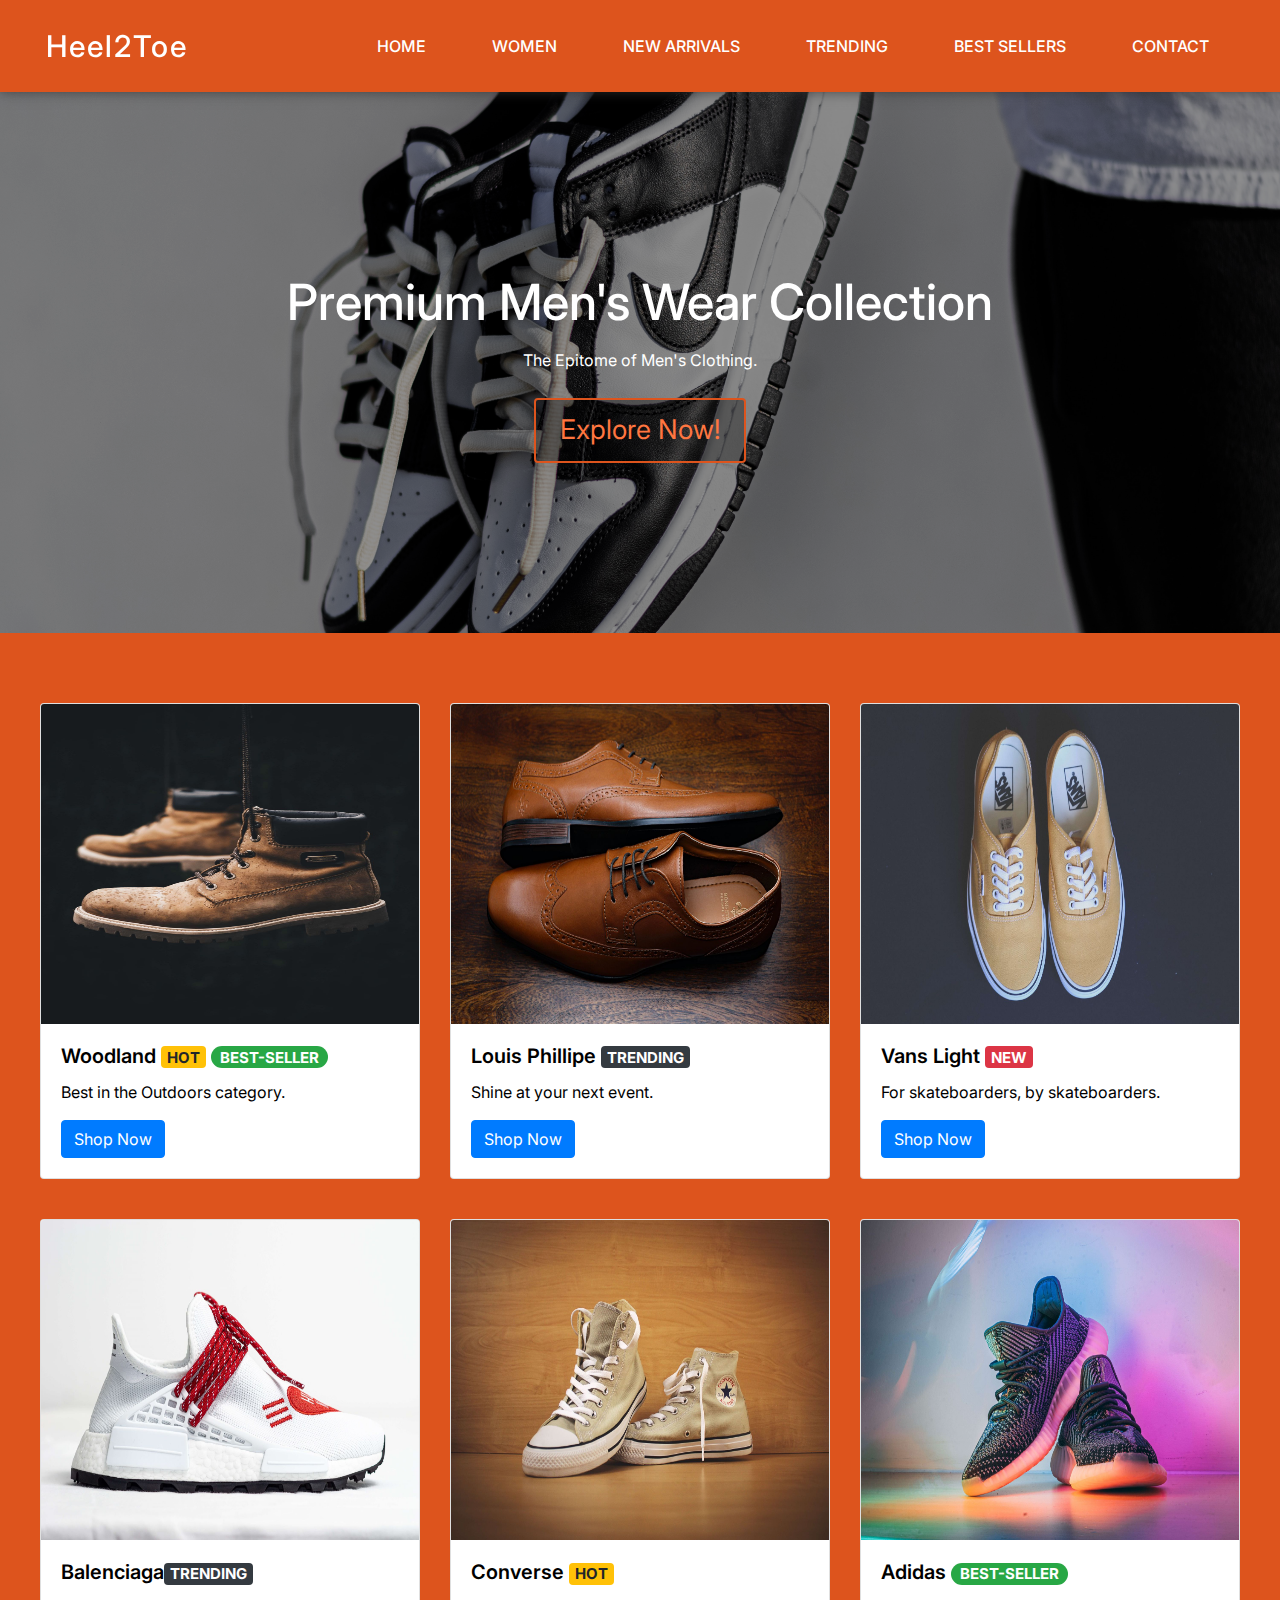
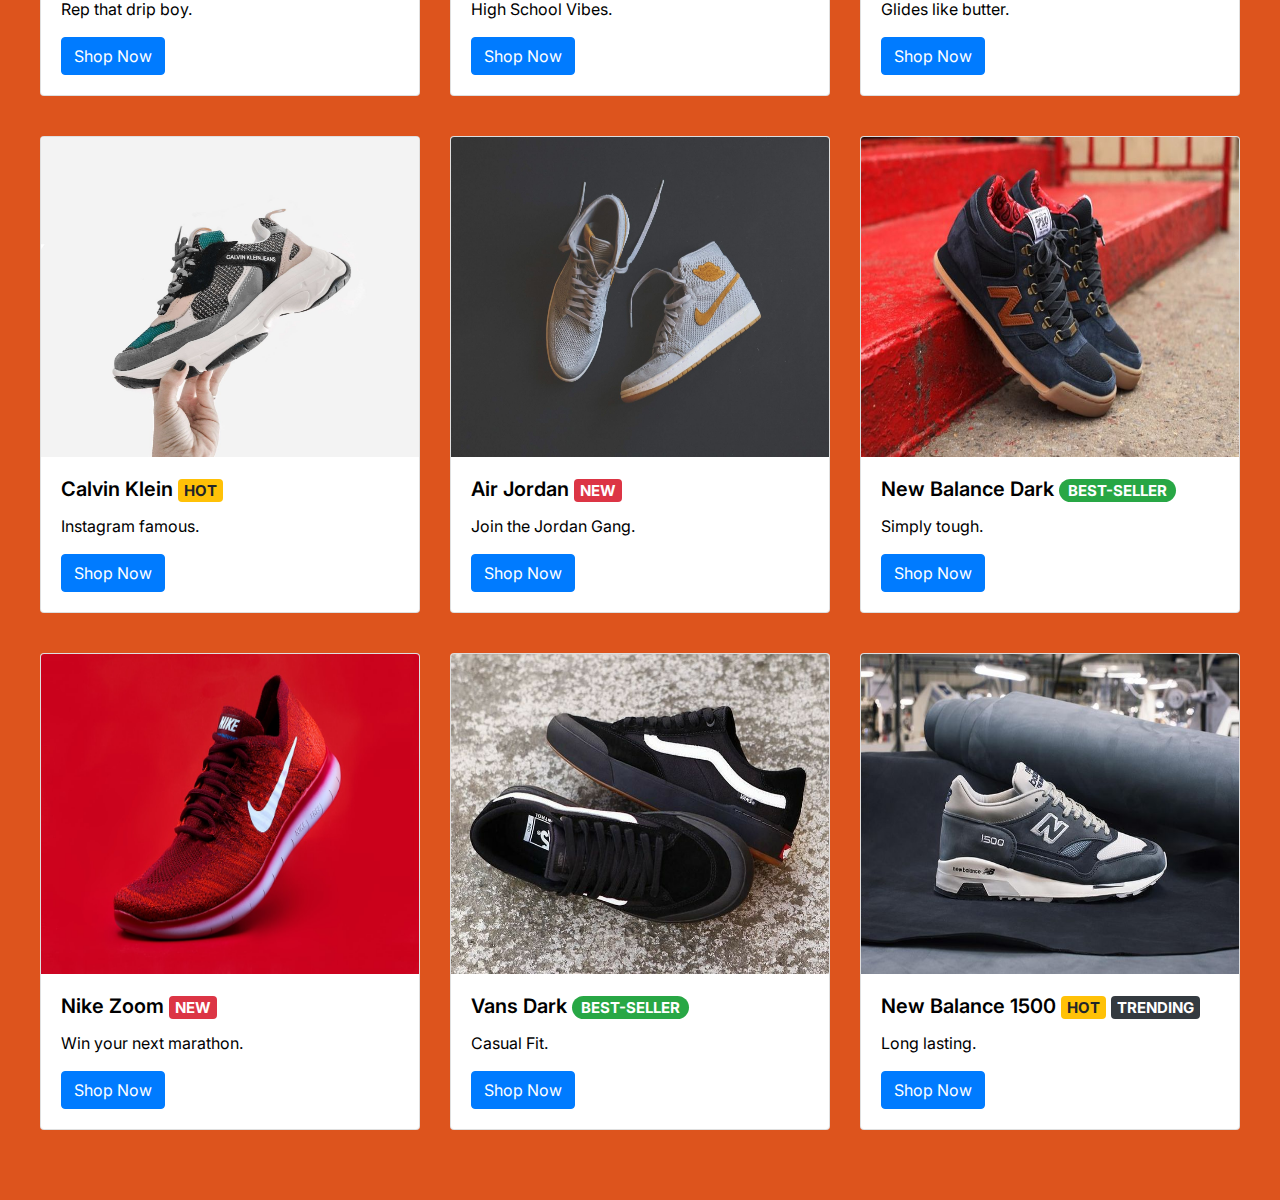
<file: men.html>
<!DOCTYPE html>
<html lang="en">

<head>
    <meta charset="UTF-8">
    <meta http-equiv="X-UA-Compatible" content="IE=edge">
    <meta name="viewport" content="width=device-width, initial-scale=1.0">
    <title>Men's</title>
    <link rel="preconnect" href="https://fonts.gstatic.com" crossorigin />
    <link href="https://fonts.googleapis.com/css2?family=Bebas+Neue&family=Inter:wght@600&display=swap"
        rel="stylesheet" />
    <link
        rel="stylesheet"
        href="https://maxcdn.bootstrapcdn.com/bootstrap/4.0.0/css/bootstrap.min.css"
        integrity="sha384-Gn5384xqQ1aoWXA+058RXPxPg6fy4IWvTNh0E263XmFcJlSAwiGgFAW/dAiS6JXm"
        crossorigin="anonymous"
      />
    <link rel="shortcut icon" href="images/logo.ico" type="image/x-icon"/>
    <link rel="stylesheet" href="css/men.css">
    <link rel="stylesheet" href="css/allbtns.css">
</head>

<body>
    <nav class="black shadow">
        <div class="menu-icon">
            <div class="bar-icon">
                <div class="bar"></div>
                <div class="bar"></div>
                <div class="bar"></div>
            </div>
        </div>
        <a href="index.html">
            <div class="logo">Heel2Toe</div>
        </a>
        <div class="menu">
            <ul>
                <li><a href="index.html">Home</a></li>
                <li><a href="women.html">Women</a></li>
                <li><a href="arrivals.html">New Arrivals</a></li>
                <li><a href="trending.html">Trending</a></li>
                <li><a href="best.html">Best Sellers</a></li>
                <li><a href="contact.html">Contact</a></li>
            </ul>
        </div>
    </nav>
    <div id="men-banner">
        <div id="content">
            <h1>Premium Men's Wear Collection</h1>
            <p>The Epitome of Men's Clothing.</p>
            <button class="btn explore-now">Explore Now!</button>
        </div>
    </div>

    <div id="men-product" class="mens container-fluid">
        <div class="row">
            <div class="col col-12 col-md-4">
                <div class="card" style="width: 100%">
                    <img
                        class="card-img-top"
                        src="images/men3.jpg"
                        height="320"
                        width="320"
                        alt="shoe image"
                        loading="lazy"
                    />
                    <div class="card-body">
                        <h5 class="card-title">
                        Woodland <span class="badge badge-warning">HOT</span>
                        <span class="badge badge-pill badge-success">BEST-SELLER</span>
                        </h5>
                        <p class="card-text">Best in the Outdoors category.</p>
                        <a href="#" class="btn btn-primary">Shop Now</a>
                    </div>
                </div>
            </div>
  
            <div class="col col-12 col-md-4">
                <div class="card" style="width: 100%">
                    <img
                        class="card-img-top"
                        src="images/men1.jpg"
                        height="320"
                        width="320"
                        alt="shoe image"
                        loading="lazy"
                    />
                    <div class="card-body">
                        <h5 class="card-title">
                        Louis Phillipe <span class="badge badge-dark">TRENDING</span>
                        </h5>
                        <p class="card-text">Shine at your next event.</p>
                        <a href="#" class="btn btn-primary">Shop Now</a>
                    </div>
                </div>
            </div>
  
            <div class="col col-12 col-md-4">
                <div class="card" style="width: 100%">
                    <img
                        class="card-img-top"
                        src="images/men2.jpg"
                        height="320"
                        width="320"
                        alt="shoe image"
                        loading="lazy"
                    />
                    <div class="card-body">
                        <h5 class="card-title">
                        Vans Light <span class="badge badge-danger">NEW</span>
                        </h5>
                        <p class="card-text">For skateboarders, by skateboarders.</p>
                        <a href="#" class="btn btn-primary">Shop Now</a>
                    </div>
                </div>
            </div>
        </div>
  
        <div class="row">
            <div class="col col-12 col-md-4">
                <div class="card" style="width: 100%">
                    <img
                        class="card-img-top"
                        src="images/men4.jpg"
                        height="320"
                        width="320"
                        alt="shoe image"
                        loading="lazy"
                    />
                    <div class="card-body">
                        <h5 class="card-title">
                        Balenciaga<span class="badge badge-dark">TRENDING</span>
                        </h5>
                        <p class="card-text">Rep that drip boy.</p>
                        <a href="#" class="btn btn-primary">Shop Now</a>
                    </div>
                </div>
            </div>
  
            <div class="col col-12 col-md-4">
                <div class="card" style="width: 100%">
                    <img
                        class="card-img-top"
                        src="images/men5.jpg"
                        height="320"
                        width="320"
                        alt="shoe image"
                        loading="lazy"
                    />
                    <div class="card-body">
                        <h5 class="card-title">
                        Converse <span class="badge badge-warning">HOT</span>
                        </h5>
                        <p class="card-text">High School Vibes.</p>
                        <a href="#" class="btn btn-primary">Shop Now</a>
                    </div>
                </div>
            </div>
  
            <div class="col col-12 col-md-4">
                <div class="card" style="width: 100%">
                    <img
                        class="card-img-top"
                        src="images/men6.jpg"
                        height="320"
                        width="320"
                        alt="shoe image"
                        loading="lazy"
                    />
                    <div class="card-body">
                        <h5 class="card-title">
                        Adidas
                        <span class="badge badge-pill badge-success">BEST-SELLER</span>
                        </h5>
                        <p class="card-text">Glides like butter.</p>
                        <a href="#" class="btn btn-primary">Shop Now</a>
                    </div>
                </div>
            </div>
        </div>

        <div class="row">
            <div class="col col-12 col-md-4">
                <div class="card" style="width: 100%">
                    <img
                        class="card-img-top"
                        src="images/shoe1.jpg"
                        height="320"
                        width="320"
                        alt="shoe image"
                        loading="lazy"
                    />
                    <div class="card-body">
                        <h5 class="card-title">
                        Calvin Klein <span class="badge badge-warning">HOT</span>
                        </h5>
                        <p class="card-text">Instagram famous.</p>
                        <a href="#" class="btn btn-primary">Shop Now</a>
                    </div>
                </div>
            </div>
  
            <div class="col col-12 col-md-4">
                <div class="card" style="width: 100%">
                    <img
                        class="card-img-top"
                        src="images/shoe3.jpg"
                        height="320"
                        width="320"
                        alt="shoe image"
                        loading="lazy"
                    />
                    <div class="card-body">
                        <h5 class="card-title">
                        Air Jordan <span class="badge badge-danger">NEW</span>
                        </h5>
                        <p class="card-text">Join the Jordan Gang.</p>
                        <a href="#" class="btn btn-primary">Shop Now</a>
                    </div>
                </div>
            </div>
  
            <div class="col col-12 col-md-4">
                <div class="card" style="width: 100%">
                    <img
                        class="card-img-top"
                        src="images/men9.jpg"
                        height="320"
                        width="320"
                        alt="shoe image"
                        loading="lazy"
                    />
                    <div class="card-body">
                        <h5 class="card-title">
                        New Balance Dark
                        <span class="badge badge-pill badge-success">BEST-SELLER</span>
                        </h5>
                        <p class="card-text">Simply tough.</p>
                        <a href="#" class="btn btn-primary">Shop Now</a>
                    </div>
                </div>
            </div>
        </div>

        <div class="row">
            <div class="col col-12 col-md-4">
                <div class="card" style="width: 100%">
                    <img
                        class="card-img-top"
                        src="images/men10.jpg"
                        height="320"
                        width="320"
                        alt="shoe image"
                        loading="lazy"
                    />
                    <div class="card-body">
                        <h5 class="card-title">
                        Nike Zoom <span class="badge badge-danger">NEW</span>
                        </h5>
                        <p class="card-text">Win your next marathon.</p>
                        <a href="#" class="btn btn-primary">Shop Now</a>
                    </div>
                </div>
            </div>
  
            <div class="col col-12 col-md-4">
                <div class="card" style="width: 100%">
                    <img
                        class="card-img-top"
                        src="images/men11.jpg"
                        height="320"
                        width="320"
                        alt="shoe image"
                        loading="lazy"
                    />
                    <div class="card-body">
                        <h5 class="card-title">
                        Vans Dark <span class="badge badge-pill badge-success">BEST-SELLER</span>
                        </h5>
                        <p class="card-text">Casual Fit.</p>
                        <a href="#" class="btn btn-primary">Shop Now</a>
                    </div>
                </div>
            </div>
  
            <div class="col col-12 col-md-4">
                <div class="card" style="width: 100%">
                    <img
                        class="card-img-top"
                        src="images/men12.jpg"
                        height="320"
                        width="320"
                        alt="shoe image"
                        loading="lazy"
                    />
                    <div class="card-body">
                        <h5 class="card-title">
                        New Balance 1500
                        <span class="badge badge-warning">HOT</span>
                        <span class="badge badge-dark">TRENDING</span>
                        </h5>
                        <p class="card-text">Long lasting.</p>
                        <a href="#" class="btn btn-primary">Shop Now</a>
                    </div>
                </div>
            </div>
        </div>
    </div>

    <script src="script.js"></script>

     <!-- script for mobile nav links -->
     <script>
        const icon = document.querySelector(".menu-icon");
        const navList = document.querySelector("nav ul")

        icon.addEventListener("click", function(){
            navList.classList.toggle("showing")
        })
    </script>
</body>

</html>
</file>
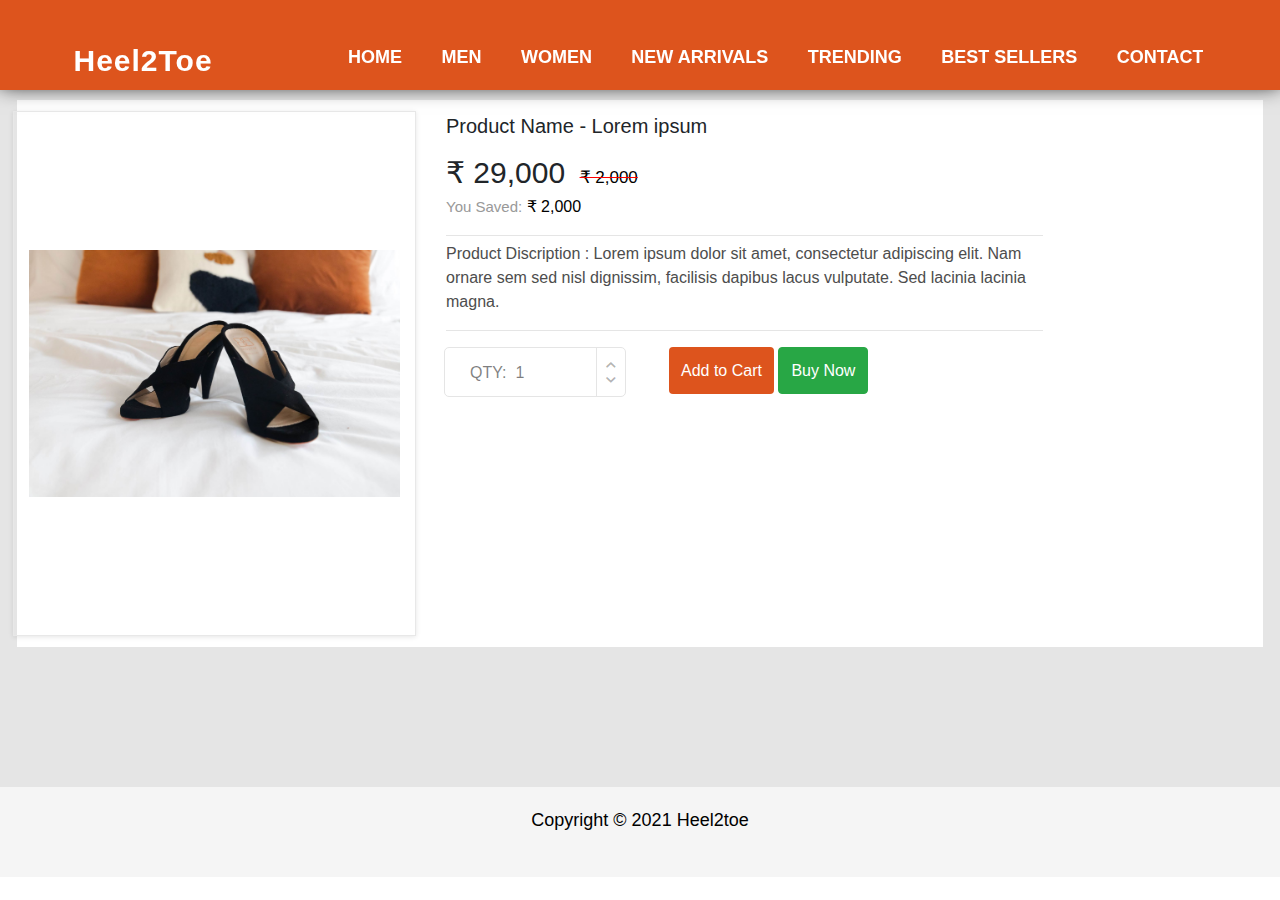
<file: product.html>
<!DOCTYPE html>
<html lang="en">

<head>
    <meta charset="UTF-8">
    <meta http-equiv="X-UA-Compatible" content="IE=edge">
    <meta name="viewport" content="width=device-width, initial-scale=1.0">
    <title>Product page</title>
    <link rel="stylesheet" href="css/product.css">
    <link rel="stylesheet" href="css/allbtns.css">
    <link rel="stylesheet" href="https://maxcdn.bootstrapcdn.com/bootstrap/4.0.0/css/bootstrap.min.css">
    <link rel="shortcut icon" href="images/logo.ico" type="image/x-icon">
    <link rel="stylesheet" href="https://use.fontawesome.com/releases/v5.7.2/css/all.css">
</head>

<body>
    <header class="header">
        <nav class="nav" style="flex-wrap: nowrap;">
            <a href="index.html" class="logo-top">Heel2Toe</a>

            <ul>
                <li class="top-nav-link"><a href="index.html">Home</a></li>
                <li class="top-nav-link"><a href="#men">Men</a></li>
                <li class="top-nav-link"><a href="women.html">Women</a></li>
                <li class="top-nav-link"><a href="#new">New Arrivals</a></li>
                <li class="top-nav-link"><a href="trending.html">Trending</a></li>
                <li class="top-nav-link"><a href="best.html">Best Sellers</a></li>
                <li class="top-nav-link"><a href="contact.html">Contact</a></li>
            </ul>
            <div class="menu-icon">
                <div class="bar-icon">
                    <div class="bar"></div>
                    <div class="bar"></div>
                    <div class="bar"></div>
                </div>
            </div>
        </nav>
    </header>

    <main class="main">
      <div class="super_container">
      <header class="header" style="display: none;">
          <div class="header_main">
              <div class="container">
                  <div class="row">
                      <div class="col-lg-6 col-12 order-lg-2 order-3 text-lg-left text-right">
                          <div class="header_search">
                              <div class="header_search_content">
                                  <div class="header_search_form_container">
                                      <form action="#" class="header_search_form clearfix">
                                          <div class="custom_dropdown">
                                              <div class="custom_dropdown_list"> <span class="custom_dropdown_placeholder clc">All Categories</span> <i class="fas fa-chevron-down"></i>
                                                  <ul class="custom_list clc">
                                                      <li><a class="clc" href="#">All Categories</a></li>
                                                  </ul>
                                              </div>
                                          </div>
                                      </form>
                                  </div>
                              </div>
                          </div>
                      </div>
                  </div>
              </div>
          </div>
      </header>
      <div class="single_product">
          <div class="container-fluid" style=" background-color: #fff; padding: 11px;">
              <div class="row">

                  <div class="col-lg-4 order-lg-2 order-1">
                      <div class="image_selected"><img src="./images/women4.jpg" alt=""></div>
                  </div>
                  <div class="col-lg-6 order-3">
                      <div class="product_description">

                          <div class="product_name">Product Name - Lorem ipsum</div>
                          <div> <span class="product_price">₹ 29,000</span> <strike class="product_discount"> <span style='color:black'>₹ 2,000<span> </strike> </div>
                          <div> <span class="product_saved">You Saved:</span> <span style='color:black'>₹ 2,000<span> </div>
                          <hr class="singleline">
                          <div> <span class="product_info"> Product Discription :                          Lorem ipsum dolor sit amet, consectetur adipiscing elit. Nam ornare sem sed nisl dignissim, facilisis dapibus lacus vulputate. Sed lacinia lacinia magna.
<br>
</div>
                          <hr class="singleline">
                          <div class="order_info d-flex flex-row">
                              <form action="#">
                          </div>
                          <div class="row">
                              <div class="col-xs-6" style="margin-left: 13px;">
                                  <div class="product_quantity"> <span>QTY: </span> <input id="quantity_input" type="text" pattern="[0-9]*" value="1">
                                      <div style="margin-left: 13px;" class="quantity_buttons">
                                          <div  id="quantity_inc_button" class="quantity_inc quantity_control"><i class="fas fa-chevron-up"></i></div>
                                          <div id="quantity_dec_button" class="quantity_dec quantity_control"><i class="fas fa-chevron-down"></i></div>
                                      </div>
                                  </div>
                              </div>
                              <div style="margin-left: 13px;" class="col-xs-6"> <button type="button" style="background:rgb(221, 84, 29); border:none;" class="btn btn-primary shop-button">Add to Cart</button> <button type="button" class="btn btn-success shop-button">Buy Now</button>
                              </div>
                          </div>
                      </div>
                  </div>
              </div>
</div>
      </div>

    </main>
    <script src="https://stackpath.bootstrapcdn.com/bootstrap/4.0.0/js/bootstrap.bundle.min.js" charset="utf-8"></script>
<script src="https://cdnjs.cloudflare.com/ajax/libs/jquery/3.2.1/jquery.min.js" charset="utf-8"></script>
    <footer class="footer">
        <p>Copyright &copy; 2021 Heel2toe</p>
    </footer>
    
    <!-- sceript for toggle nav -->
    <script>
        const icon = document.querySelector(".menu-icon");
        const navList = document.querySelector(".nav ul")

        icon.addEventListener("click", function(){
            navList.classList.toggle("showing")
        })
    </script>
</body>

</html>
</file>
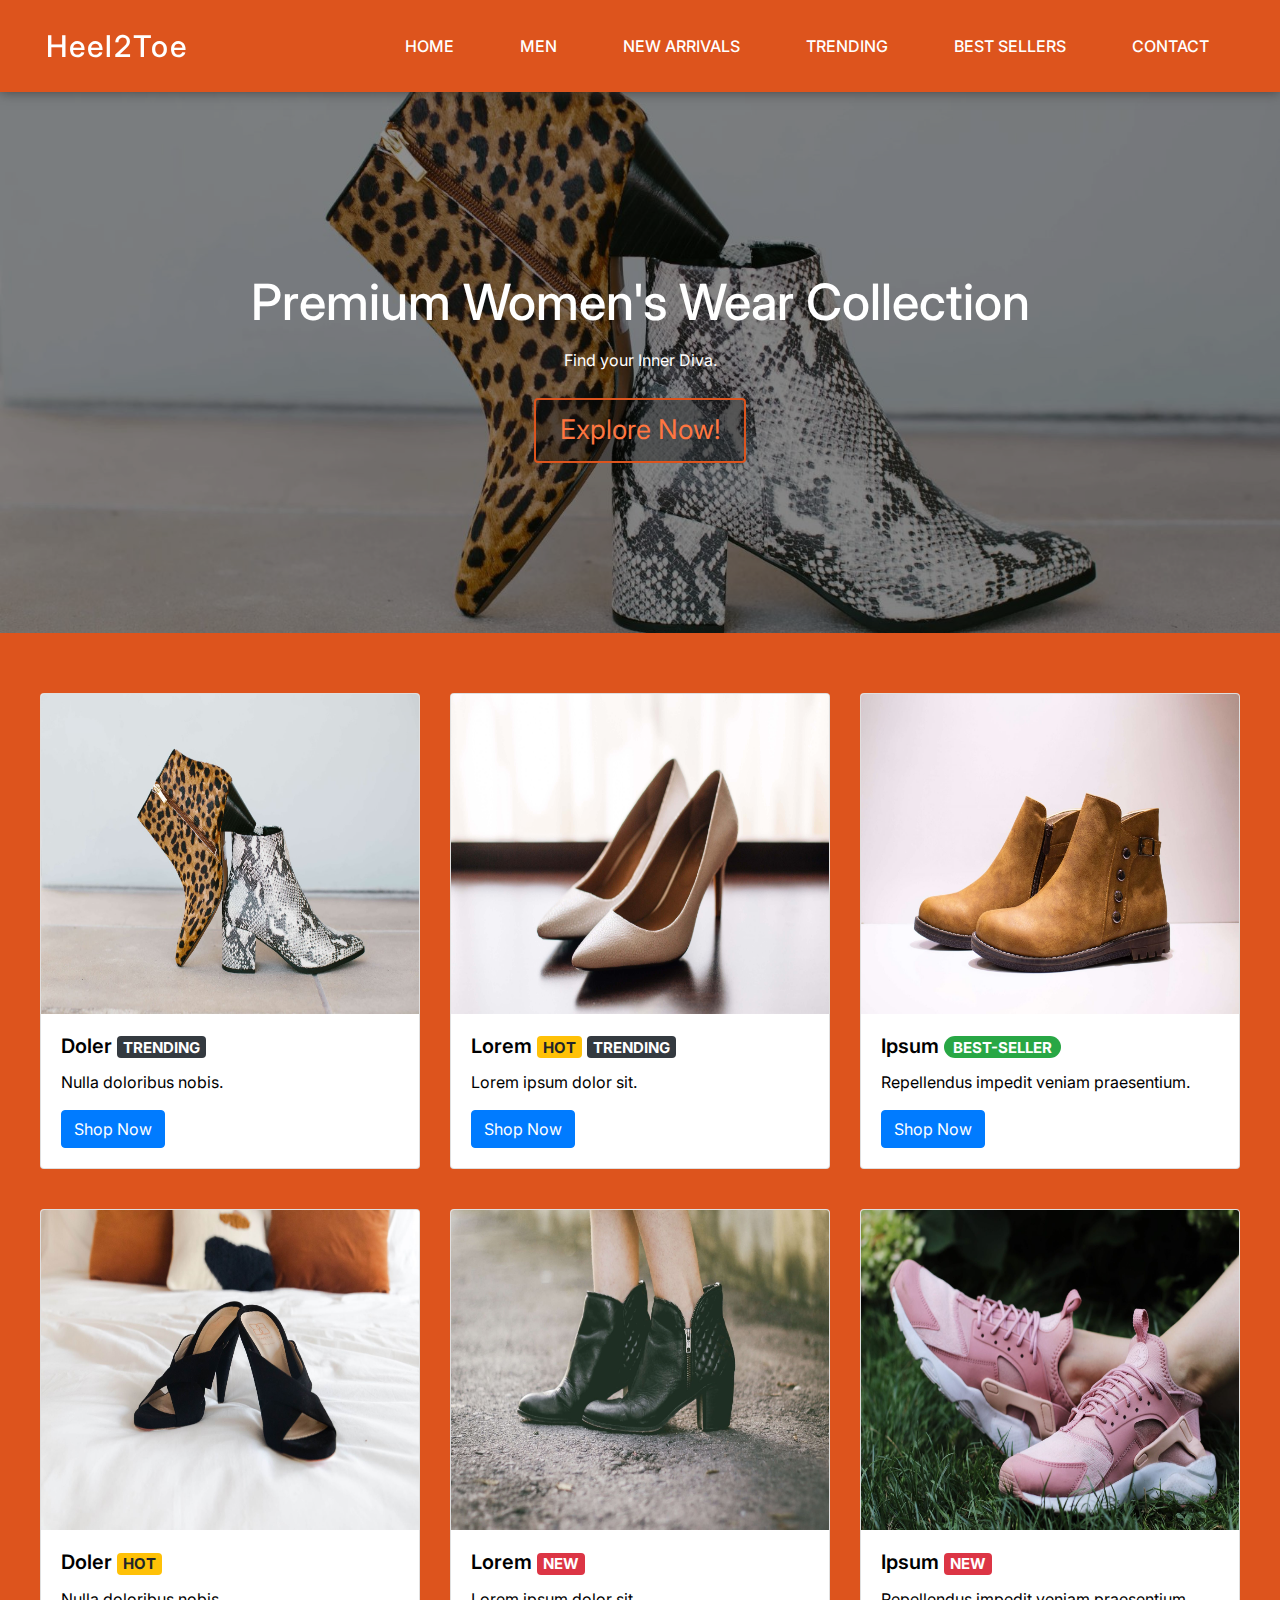
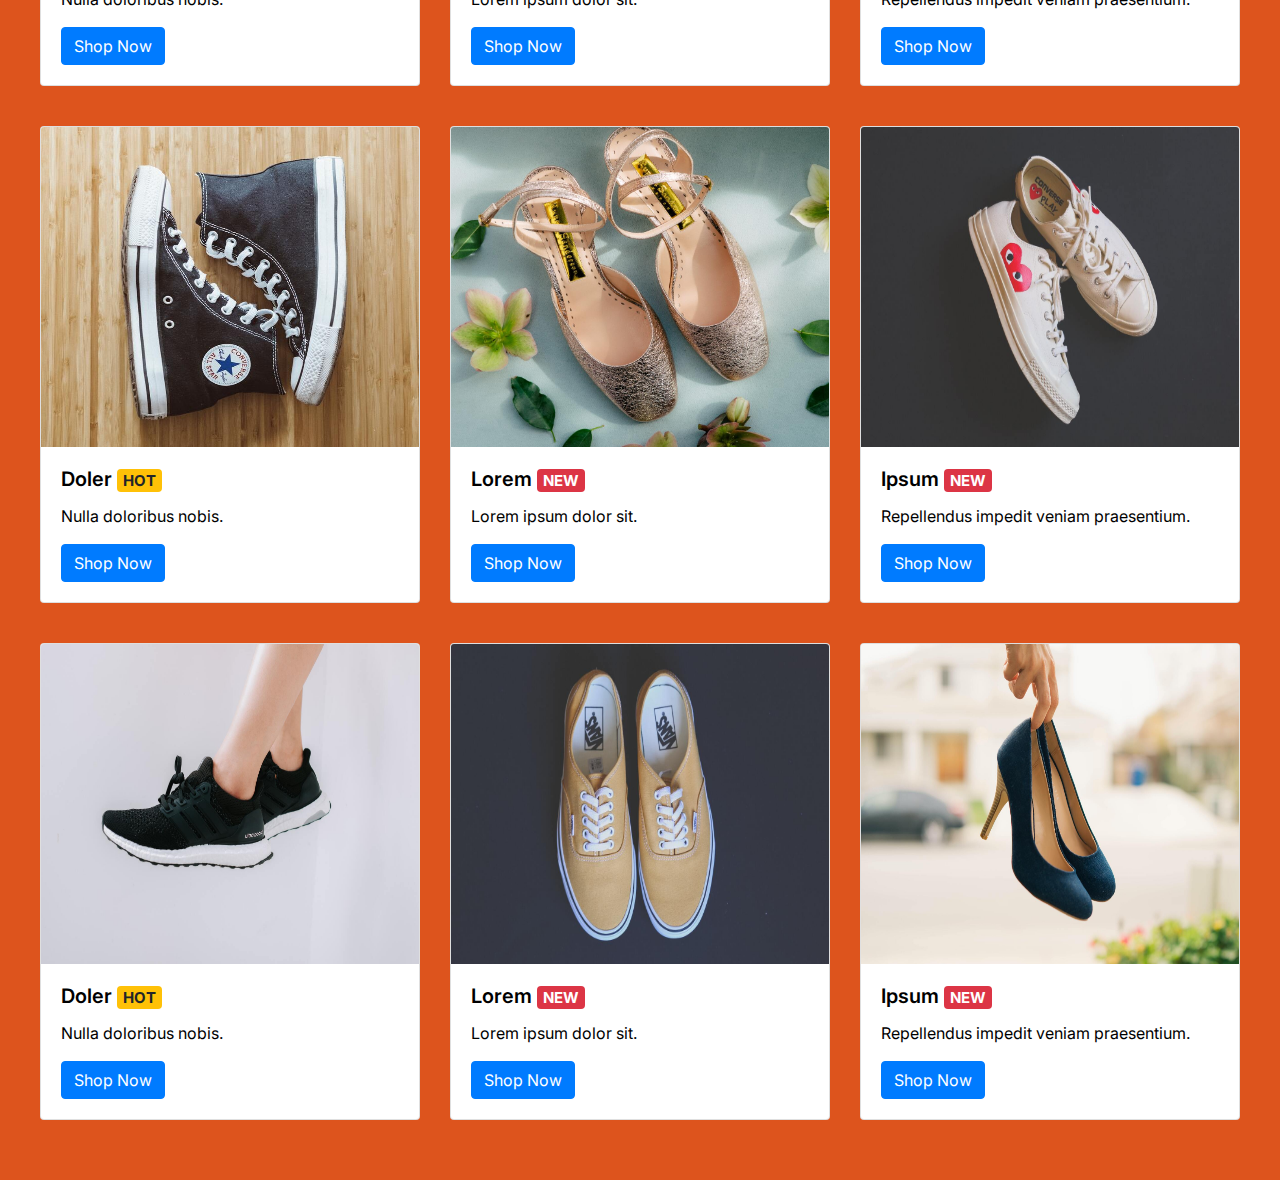
<file: women.html>
<!DOCTYPE html>
<html lang="en">

<head>
    <meta charset="UTF-8">
    <meta http-equiv="X-UA-Compatible" content="IE=edge">
    <meta name="viewport" content="width=device-width, initial-scale=1.0">
    <title>Women's</title>
    <link rel="stylesheet" href="https://maxcdn.bootstrapcdn.com/bootstrap/4.0.0/css/bootstrap.min.css"
        integrity="sha384-Gn5384xqQ1aoWXA+058RXPxPg6fy4IWvTNh0E263XmFcJlSAwiGgFAW/dAiS6JXm" crossorigin="anonymous" />
    <link rel="stylesheet" href="https://maxcdn.bootstrapcdn.com/font-awesome/4.7.0/css/font-awesome.min.css" />
    <link rel="shortcut icon" href="images/logo.ico" type="image/x-icon"/>
    <link rel="stylesheet" href="css/women.css">
    <link rel="stylesheet" href="css/allbtns.css">
    <link rel="preconnect" href="https://fonts.gstatic.com" crossorigin />
    <link href="https://fonts.googleapis.com/css2?family=Bebas+Neue&family=Inter:wght@600&display=swap"
        rel="stylesheet" />
</head>

<body>
    <nav class="black shadow">
        <div class="menu-icon">
            <div class="bar-icon">
                <div class="bar"></div>
                <div class="bar"></div>
                <div class="bar"></div>
            </div>
        </div>
        <a href="index.html">
            <div class="logo">Heel2Toe</div>
        </a>
        <div class="menu">
            <ul>
                <li><a href="index.html">Home</a></li>
                <li><a href="men.html">Men</a></li>
                <li><a href="arrivals.html">New Arrivals</a></li>
                <li><a href="trending.html">Trending</a></li>
                <li><a href="best.html">Best Sellers</a></li>
                <li><a href="contact.html">Contact</a></li>
            </ul>
        </div>
    </nav>
    <div id="women-banner">
        <div id="content">
            <h1>Premium Women's Wear Collection</h1>
            <p>Find your Inner Diva.</p>
            <button class="btn explore-now">Explore Now!</button>
        </div>
    </div>

    <section class="container-fluid">
        <div class="row">
            <div class="col col-12 col-md-4">
                <div class="card" style="width: 100%">
                    <img class="card-img-top" src="images/women1.jpg" height="320" width="320" alt="shoe image"
                        loading="lazy" />
                    <div class="card-body">
                        <h5 class="card-title">
                            Doler <span class="badge badge-dark">TRENDING</span>
                        </h5>
                        <p class="card-text">Nulla doloribus nobis.</p>
                        <a href="#" class="btn btn-primary">Shop Now</a>
                    </div>
                </div>
            </div>

            <div class="col col-12 col-md-4">
                <div class="card" style="width: 100%">
                    <img class="card-img-top" src="images/women2.jpg" height="320" width="320" alt="shoe image"
                        loading="lazy" />
                    <div class="card-body">
                        <h5 class="card-title">
                            Lorem <span class="badge badge-warning">HOT</span>
                            <span class="badge badge-dark"> TRENDING</span>
                        </h5>
                        <p class="card-text">Lorem ipsum dolor sit.</p>
                        <a href="#" class="btn btn-primary">Shop Now</a>
                    </div>
                </div>
            </div>

            <div class="col col-12 col-md-4">
                <div class="card" style="width: 100%">
                    <img class="card-img-top" src="images/women3.jpg" height="320" width="320" alt="shoe image"
                        loading="lazy" />
                    <div class="card-body">
                        <h5 class="card-title">
                            Ipsum
                            <span class="badge badge-pill badge-success">BEST-SELLER</span>
                        </h5>
                        <p class="card-text">Repellendus impedit veniam praesentium.</p>
                        <a href="#" class="btn btn-primary">Shop Now</a>
                    </div>
                </div>
            </div>
        </div>

        <div class="row">
            <div class="col col-12 col-md-4">
                <div class="card" style="width: 100%">
                    <img class="card-img-top" src="images/women4.jpg" height="320" width="320" alt="shoe image"
                        loading="lazy" />
                    <div class="card-body">
                        <h5 class="card-title">
                            Doler <span class="badge badge-warning">HOT</span>
                        </h5>
                        <p class="card-text">Nulla doloribus nobis.</p>
                        <a href="#" class="btn btn-primary">Shop Now</a>
                    </div>
                </div>
            </div>

            <div class="col col-12 col-md-4">
                <div class="card" style="width: 100%">
                    <img class="card-img-top" src="images/women5.jpg" height="320" width="320" alt="shoe image"
                        loading="lazy" />
                    <div class="card-body">
                        <h5 class="card-title">
                            Lorem <span class="badge badge-danger">NEW</span>
                        </h5>
                        <p class="card-text">Lorem ipsum dolor sit.</p>
                        <a href="#" class="btn btn-primary">Shop Now</a>
                    </div>
                </div>
            </div>

            <div class="col col-12 col-md-4">
                <div class="card" style="width: 100%">
                    <img class="card-img-top" src="images/women6.jpg" height="320" width="320" alt="shoe image"
                        loading="lazy" />
                    <div class="card-body">
                        <h5 class="card-title">
                            Ipsum <span class="badge badge-danger">NEW</span>
                        </h5>
                        <p class="card-text">Repellendus impedit veniam praesentium.</p>
                        <a href="#" class="btn btn-primary">Shop Now</a>
                    </div>
                </div>
            </div>
        </div>

        <div class="row">
            <div class="col col-12 col-md-4">
                <div class="card" style="width: 100%">
                    <img class="card-img-top" src="images/women7.jpg" height="320" width="320" alt="shoe image"
                        loading="lazy" />
                    <div class="card-body">
                        <h5 class="card-title">
                            Doler <span class="badge badge-warning">HOT</span>
                        </h5>
                        <p class="card-text">Nulla doloribus nobis.</p>
                        <a href="#" class="btn btn-primary">Shop Now</a>
                    </div>
                </div>
            </div>

            <div class="col col-12 col-md-4">
                <div class="card" style="width: 100%">
                    <img class="card-img-top" src="images/women8.jpg" height="320" width="320" alt="shoe image"
                        loading="lazy" />
                    <div class="card-body">
                        <h5 class="card-title">
                            Lorem <span class="badge badge-danger">NEW</span>
                        </h5>
                        <p class="card-text">Lorem ipsum dolor sit.</p>
                        <a href="#" class="btn btn-primary">Shop Now</a>
                    </div>
                </div>
            </div>

            <div class="col col-12 col-md-4">
                <div class="card" style="width: 100%">
                    <img class="card-img-top" src="images/women9.jpg" height="320" width="320" alt="shoe image"
                        loading="lazy" />
                    <div class="card-body">
                        <h5 class="card-title">
                            Ipsum <span class="badge badge-danger">NEW</span>
                        </h5>
                        <p class="card-text">Repellendus impedit veniam praesentium.</p>
                        <a href="#" class="btn btn-primary">Shop Now</a>
                    </div>
                </div>
            </div>
        </div>

        <div class="row">
            <div class="col col-12 col-md-4">
                <div class="card" style="width: 100%">
                    <img class="card-img-top" src="images/women10.jpg" height="320" width="320" alt="shoe image"
                        loading="lazy" />
                    <div class="card-body">
                        <h5 class="card-title">
                            Doler <span class="badge badge-warning">HOT</span>
                        </h5>
                        <p class="card-text">Nulla doloribus nobis.</p>
                        <a href="#" class="btn btn-primary">Shop Now</a>
                    </div>
                </div>
            </div>

            <div class="col col-12 col-md-4">
                <div class="card" style="width: 100%">
                    <img class="card-img-top" src="images/women11.jpg" height="320" width="320" alt="shoe image"
                        loading="lazy" />
                    <div class="card-body">
                        <h5 class="card-title">
                            Lorem <span class="badge badge-danger">NEW</span>
                        </h5>
                        <p class="card-text">Lorem ipsum dolor sit.</p>
                        <a href="#" class="btn btn-primary">Shop Now</a>
                    </div>
                </div>
            </div>

            <div class="col col-12 col-md-4">
                <div class="card" style="width: 100%">
                    <img class="card-img-top" src="images/women12.jpg" height="320" width="320" alt="shoe image"
                        loading="lazy" />
                    <div class="card-body">
                        <h5 class="card-title">
                            Ipsum <span class="badge badge-danger">NEW</span>
                        </h5>
                        <p class="card-text">Repellendus impedit veniam praesentium.</p>
                        <a href="#" class="btn btn-primary">Shop Now</a>
                    </div>
                </div>
            </div>
        </div>
    </section>

     <!-- script for mobile nav links -->
     <script>
        const icon = document.querySelector(".menu-icon");
        const navList = document.querySelector("nav ul")

        icon.addEventListener("click", function(){
            navList.classList.toggle("showing")
        })
    </script>
</body>

</html>
</file>
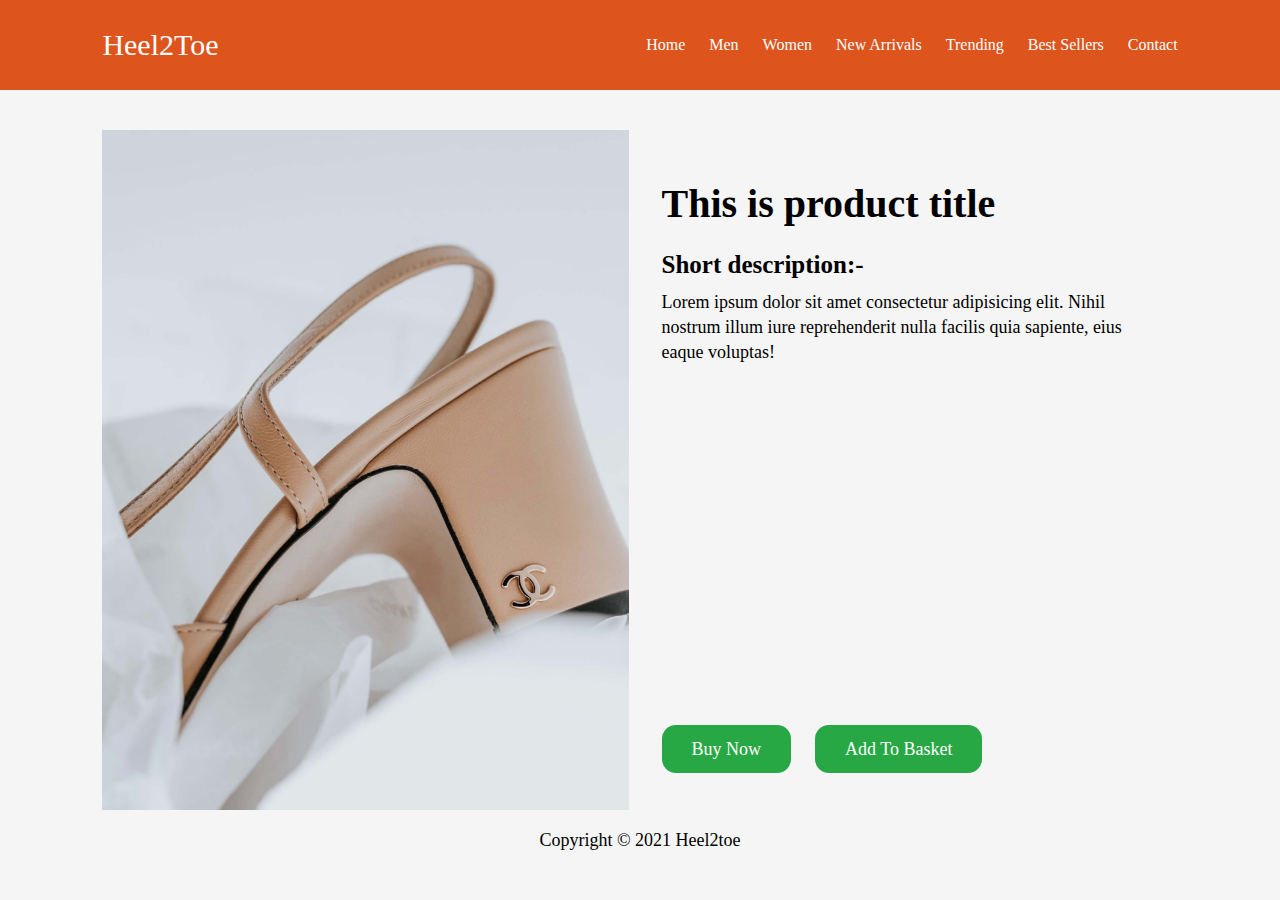
<file: page/product.html>
<!DOCTYPE html>
<html lang="en">

<head>
    <meta charset="UTF-8">
    <meta http-equiv="X-UA-Compatible" content="IE=edge">
    <meta name="viewport" content="width=device-width, initial-scale=1.0">
    <title>Product page</title>
    <link rel="stylesheet" href="./../page-style/style.css">
    <link rel="shortcut icon" href="../images/logo.ico" type="image/x-icon">
</head>

<body>
    <header class="header">
        <nav class="nav">
            <a href="../index.html" class="logo-top">Heel2Toe</a>

            <ul>
                <li class="top-nav-link"><a href="../index.html">Home</a></li>
                <li class="top-nav-link"><a href="../#men">Men</a></li>
                <li class="top-nav-link"><a href="../women.html">Women</a></li>
                <li class="top-nav-link"><a href="../#new">New Arrivals</a></li>
                <li class="top-nav-link"><a href="../trending.html">Trending</a></li>
                <li class="top-nav-link"><a href="../best.html">Best Sellers</a></li>
                <li class="top-nav-link"><a href="../contact.html">Contact</a></li>
            </ul>
        </nav>
    </header>

    <main class="main">
        <section class="section__product">
            <div class="section__product-box">
                <img src="../images/bg3.jpg" alt="product images" class="section__product-img">
            </div>
            <div class="section__product-box section__product-box-2">
                <h1 class="section__product-title">This is product title</h1>
                <p class="section__product-sdis">
                    <span class="block__span">Short description:-</span>
                    Lorem ipsum dolor sit amet consectetur adipisicing elit. Nihil nostrum illum iure reprehenderit
                    nulla facilis quia sapiente, eius eaque voluptas!
                </p>

                <div class="section__product-c2abox">
                    <a href="#" class="section__product-c2a">Buy Now</a>
                    <a href="#" class="section__product-c2a">Add To Basket</a>
                </div>
            </div>
        </section>
    </main>

    <footer class="footer">
        <p>Copyright &copy; 2021 Heel2toe</p>
    </footer>
</body>

</html>
</file>
<file: GuessTheNum/style.css>
#mybtn{
    padding:5px 30px ;
    border-radius:0px ;
    margin-left:40%;
    margin-top:20px ;
    
  }
  #main{
      margin: 0 auto ;
      text-align: center ;
  }
  
  #mybtn:focus{
    outline:none ;
    box-shadow:none ;
  }
  
  
  h1{
   text-align:center ;
   padding-top:20px ;
  }
  .input-val{
    width:250px ;
    margin:0 auto ;
    padding:20px ;
    
  }
  
  #inpval:focus{
    outline:none ;
    box-shadow:none ;
   }
  
  #check,#reset{
    padding:5px 25px ;
    border-radius:0 ;
  }
  #check:focus,#reset:focus{
    outline:none ;
    box-shadow:none ;
   }
  
  .btn-grp{
    margin-left:44% ;
  }
  h3{
    margin-left:6%;
    padding-top:20px
  }
</file>
<file: css/arrivals.css>
*,
*::before,
*::after {
    margin: 0;
    padding: 0;
    box-sizing: border-box;
}
//Defineing function of body
body {
    background-color: rgb(221, 84, 29);
}

.logo {
    line-height: 60px;
    position: fixed;
    float: left;
    margin: 16px 46px;
    color: white;
    font-weight: bold;
    font-size: 32px;
    letter-spacing: 2px;
}
//defining function of nav
nav {
    position: fixed;
    width: 100%;
    line-height: 60px;
    margin-top: 0;
    z-index: 100;
    background-color: rgb(221, 84, 29);
    box-shadow: 2px 0 7px rgba(0, 0, 0, 0.3);
}

nav ul {
    line-height: 60px;
    list-style: none;
    background: rgba(0, 0, 0, 0);
    overflow: hidden;
    /* color: rgb(221, 84, 29); */
    color: white;
    padding: 0;
    text-align: right;
    margin: 0;
    padding-right: 40px;
    transition: 1s;
}

nav.black ul {
    background: rgb(221, 84, 29);
}

nav.black ul li a {
    color: white;
}

nav.black .logo {
    color: white;
}

nav ul li {
    display: inline-block;
    padding: 16px 20px;
}

nav ul li a {
    position: relative;
}
nav.black ul li a.arrivals{
    color: white;
    border-bottom: 2px solid white;
    padding-bottom: 10px; 
  }

nav ul li a,
.list-unstyled li a {
    text-decoration: none;
    color: white;
    font-size: 16px;
    text-transform: uppercase;
    font-weight: 600;
    
}
.menu-icon {
    background: rgb(221, 84, 29);
    position: absolute;
    top: 0;
    right: 0;
    width: 100%;
    height: 80px;
    box-shadow: 2px 0 7px rgba(0, 0, 0, 0.3);
    display: none;
}
.bar-icon{
    position: absolute;
    right: 40px;
    top: 30px;
    cursor: pointer;
}
.bar{
    width: 35px;
    height: 6px;
    background-color: #fff;
    margin-bottom: 5px;
    border-radius: 2px;
    cursor: pointer;
}

nav ul li a::before {
    content: '';
    position: absolute;
    bottom: -40%;
    left: 50%;
    width: 0%;
    background: white;
    height: 7%;
    transition: all 0.2s ease;
}

nav ul li a:hover:before {
    width: 100%;
    left: 0;
}

.carousel-item {
    height: 98vh;
    position: relative;
}

.carousel-item img {
    height: 100%;
}

@media (max-width: 1155px){
    nav ul li {
        padding: 16px 2.2%;
    }
    nav ul{
        padding-right: 20px;
        width: 80%;
        float: right;
    }
}
@media (max-width: 950px){
    nav ul li {
        padding: 16px 1.7%;
    }
    nav ul{
        padding-right: 20px;
        width: 77%;
    }
}
@media (max-width: 820px){
    nav ul {
        max-height: 0px;
        background: rgb(221, 84, 29);
        padding-top: 65px;
        width: 100%;
        padding-bottom: 10px;
    }

    nav.black ul {
        background: rgb(221, 84, 29);
    }
    .showing {
        max-height: 100vh;
    }
    nav ul li {
        box-sizing: border-box;
        width: 100%;
        text-align: center;
        padding-bottom: 0;
        margin-bottom: 0;
    }
    .menu-icon{
        display: block;
    }
}

.navbar_links{
    color: white !important;
}

.card {
    margin: auto;
    transition: transform 0.2s ease;
}

#men-product {
    background-color: rgb(221, 84, 29);
    padding: 50px 40px;
    display: flex;
    flex-direction: column;
    justify-content: center;
    align-items: center;
}

.card {
    margin: auto;
    font-family: 'Inter', sans-serif;
    transition: transform 0.2s ease;

}

.card-title {
    font-weight: 600;
}
.card-title,
.card-text {
    color: black;
}

.card:hover {
    transform: scale(1.05);
  }
  

.col {
    margin: 20px auto;
}
.container-fluid {
    padding: 40px;
}

@media (max-width: 1155px){
    nav ul li {
        padding: 16px 1.7%;
    }
    nav ul{
        padding-right: 20px;
        width: 80%;
        float: right;
    }
}

@media (max-width: 960px) {
    .col{
        min-width: 50%;
        max-width: 70%;
    }
    .col-12{
        flex: 0;
    }
}

@media (max-width: 950px){
    nav ul li {
        padding: 16px 1.7%;
    }
    nav ul{
        padding-right: 20px;
        width: 77%;
    }
}
@media (max-width: 820px){
    nav ul {
        max-height: 0px;
        background: rgb(221, 84, 29);
        padding-top: 65px;
        width: 100%;
        padding-bottom: 10px;
    }

    nav.black ul {
        background: rgb(221, 84, 29);
    }
    .showing {
        max-height: 100vh;
    }
    nav ul li {
        box-sizing: border-box;
        width: 100%;
        text-align: center;
        padding-bottom: 0;
        margin-bottom: 0;
    }
    .menu-icon{
        display: block;
    }
    .carousel-item { height: 80vh;}
}

@media (max-width: 640px){
    .col{
        min-width: 300px;
        max-width: 80%;
    }
    .col-12{
        flex: 0 0 100%;
    }
    .carousel-item { height: 70vh;}
}
@media (max-width: 540px){
    .col{
        max-width: 100%;
    }
    .carousel-item { height: 70vh;}
}
@media (max-width: 400px) {
    .carousel-item { height: 60vh;}
}

#new{
    display: flex;
    flex-direction: column;
    align-items: center;
    margin-top: 10px;
}

.pagination{
    position: relative;
    display: flex;
    margin-top: 10px;
    align-items: center;
}

.pagination li{
    list-style: none;
    margin: 0px 5px;
}
.pagination li.pageNumber{
    width: 40px;
    height: 40px;
    text-align: center;
    padding: 6px 6px;
    
}
.pagination li a{
    display: block;
    text-decoration: none;
    color: black;
    font-weight: 500;
    border-radius: 50px;
}

/* .pagination li.pageNumber:hover a,  */
.pagination li.pageNumber.active a{
    background: #333;
    color: #fff;
}
.pagination li:first-child{
    margin-right: 30px;
    font-weight: 600;
    font-size: 18px; 
}
.pagination li:last-child{
    margin-right: 30px;
    font-weight: 600;
    font-size: 18px;
    padding: 6px 2px;
}
.prev, .next{
    padding: 6px 8px;
    background: #208839;
    color: #fff;
    border-radius: 7px;
}



/* footer begin from here  */
footer {
    background-color: rgb(243, 234, 234);
    color: rgb(206, 111, 74);
    font-family: "Inter", sans-serif;
    height: fit-content;
  }
  .footerContent {
    display: flex;
    flex-wrap: wrap;
    padding: 20px 0px;
    align-items: flex-start;
  }
  .column1 {
    width: 30%;
    display: flex;
    flex-direction: column;
    align-items: center;
    justify-content: center;
    text-align: left;
  }
  .column1 h5{
    color: rgb(190, 71, 23);
    font-size: 1.5rem;
  }
  .column2 h1, footer h3{
    color: rgb(190, 71, 23);
  }
  .column1 a {
    text-decoration: none;
    color: rgb(206, 111, 74);
  }
  .column2 {
    width: 30%;
    display: flex;
    flex-direction: column;
    align-items: left;
    justify-content: center;
    padding-left: 10%;
  }
  .column2 a {
    text-decoration: none;
    color: rgb(206, 111, 74);
    font-size: 19px;
  }
  .column2 a:hover{
      color: rgb(170, 111, 0);
  }
  
  .column2 p {
    font-size: 2.5em;
    margin: 0;
    line-height: 1.2;
    font-weight: 500;
  }
  
  a {
    text-decoration: none;
  }
  
  a:hover{
      text-decoration: none;
  }
  
  .contactLinks {
    width: 40%;
    display: flex;
    flex-direction: column;
    align-items: center;
    justify-content: center;
  }
  .contactIcons {
    width: 100%;
    margin: auto;
  }
  .copy {
    /* height: 5vh; */
    display: flex;
    justify-content: center;
  }
  /* Code for responsive footer  */
  @media (max-width: 890px) {
    .column1,
    .column2 {
      width: 50%;
    }
    .contactLinks {
      margin-top: 10px;
      width: 100%;
    }
  }
  @media (max-width: 500px) {
    .column1 {
      margin: 15px 0;
      padding-left: 4%;
    }
    .column2 {
      align-items: left;
      width: 100%;
      margin-top: 20px;
      padding-left: 4%;
    }
  }
  /* Code for responsive footer ends here  */
</file>
<file: css/allbtns.css>
.btn {
  position: relative;
  text-align: center;
}

.btn:after {
  content: "";
  position: absolute;
  top: 0;
  left: 0;
  width: 0;
  height: 100%;
  background-color: rgba(255, 255, 255, 0.4);
  -webkit-transition: none;
  -moz-transition: none;
  transition: none;
}

.btn:hover:after {
  color: white !important;
  width: 120%;
  background-color: rgba(255, 255, 255, 0);
  -webkit-transition: all 0.6s ease-in-out;
  -moz-transition: all 0.6s ease-in-out;
  transition: all 0.6s ease-in-out;
}

.btn-dark a{
    color: rgb(255, 218, 151) !important;
}

.quicklinks a{
    color: rgb(209, 136, 0);
}

.quicklinks a:hover{
    color: rgb(156, 102, 0);
}

.contact a{
    color: #ce6f4a;
}

.contact a:hover{
    color: rgb(156, 102, 0);
}
</file>
<file: css/best.css>
@import url('https://fonts.googleapis.com/css2?family=Great+Vibes&display=swap');

html {
    scroll-behavior: smooth;
}

body {
    font-family: 'Inter', sans-serif;
    color: white;
    margin: 0;
    padding: 0;
    width: 100%;
    background-color: rgb(221, 84, 29);
    background-size: 100%;
    background-repeat: no-repeat;
}

/*Scroll-bar*/
body::-webkit-scrollbar {
    width: 1em;
}

body::-webkit-scrollbar-track {
    box-shadow: inset 0 0 6px rgba(0, 0, 0, 0.3);
}

body::-webkit-scrollbar-thumb {
    background-color: #FFFCFB;
    border-radius: 30px;
    outline: 1px solid #FFFCFB;
}

*,
*::before,
*::after {
    margin: 0;
    padding: 0;
    box-sizing: border-box;
    font-family: 'Inter', sans-serif;
}

body {
    background-color: rgb(221, 84, 29);
}

.logo {
    line-height: 60px;
    position: fixed;
    float: left;
    margin: 16px 46px;
    color: rgb(221, 84, 29);
    font-weight: 600;
    font-size: 30px;
    letter-spacing: 2px;
}

nav {
    position: fixed;
    width: 100%;
    line-height: 60px;
    margin-top: 0;
    z-index: 1;
    background-color: rgb(221, 84, 29)
}

nav ul {
    line-height: 60px;
    list-style: none;
    background: rgba(0, 0, 0, 0);
    overflow: hidden;
    color: rgb(221, 84, 29);
    padding: 0;
    text-align: right;
    margin: 0;
    padding-right: 40px;
    transition: 1s;
}

nav.black ul {
    background: rgb(221, 84, 29);
}

nav.black ul li a {
    color: white;
    font-weight: 600;
    letter-spacing: .5px;
}

nav.black .logo {
    color: white;
}

nav ul li {
    display: inline-block;
    padding: 16px 40px;
}

nav ul li a {
    position: relative;
}

nav ul li a,
.list-unstyled li a {
    text-decoration: none;
    color: rgb(221, 84, 29);
    font-size: 16px;
    text-transform: uppercase;
    font-weight: 500;
}

/* for menu icon */

.menu-icon {
    background: rgb(221, 84, 29);
    position: absolute;
    top: 0;
    right: 0;
    width: 100%;
    height: 80px;
    box-shadow: 2px 0 7px rgba(0, 0, 0, 0.3);
    display: none;
}
.bar-icon{
    position: absolute;
    right: 40px;
    top: 30px;
    cursor: pointer;
}
.bar{
    width: 35px;
    height: 6px;
    background-color: #fff;
    margin-bottom: 5px;
    border-radius: 2px;
    cursor: pointer;
}

nav ul li a::before {
    content: '';
    position: absolute;
    bottom: -40%;
    left: 50%;
    width: 0%;
    background: white;
    height: 7%;
    transition: all 0.2s ease;
}

nav ul li a:hover:before {
    width: 100%;
    left: 0;
}
nav ul li a:hover{
    text-decoration: none;
}
.shadow {
    box-shadow: 0 0 12px 0px #333333c7;
}


/* Carousel */

.carousel-caption{
    border: 3px solid white;
    border-radius: 1%;
    background-color: rgba(214, 214, 214, 0.719);
}

.carousel-text{
  font-size: 1.3rem;
  font-weight: 900;
}

.carousel-caption p{
  font-size: 1rem;
  font-weight: 500;
}

.items{
    color: rgb(255, 211, 130);
    border: 3px solid rgba(1, 122, 1, 0.616);
    background-color: rgba(51, 51, 51, 0);
}


.container-fluid {

    margin-top: 100px;
    margin-left: 0;
    margin-right: 0;
    margin-bottom: 25px;
    border-radius: 5px;
    width: 100%;
    font-size: medium;
}

.carousel-item>img{
   height: 600px;
   margin: auto; 
   padding: auto;
}

/* for responsive navbar */

@media (max-width: 786px){
    nav ul {
        max-height: 0px;
        background: rgb(221, 84, 29);
        padding: 65px 0 10px;
    }

    nav.black ul {
        background: rgb(221, 84, 29);
    }
    .showing {
        max-height: 100vh;
    }
    nav ul li {
        box-sizing: border-box;
        width: 100%;
        text-align: center;
        margin-bottom: 0;
        padding-bottom: 0;
    }
    .menu-icon{
        display: block;
    }
    .btn-success{
        margin-bottom: 10px;
        margin-right: 2px;
    }
}
@media (max-width: 1220px) and (min-width: 787px){
    nav ul{
        width: 80%;
        float: right;
    }
    nav ul li{
        text-align: right;
    }
    body{
        padding-top: 100px; 
    }
    .btn-success{
        margin-right: 3px;
    }
}
</file>
<file: styles.css>
/* body{
    margin: 0;
}
header {
 
} */

@import url("https://fonts.googleapis.com/css2?family=Great+Vibes&display=swap");

html{
  scroll-behavior: smooth;
  
}
body::-webkit-scrollbar {
  width: 1em;
}
 
body::-webkit-scrollbar-track {
  box-shadow: inset 0 0 6px rgba(0, 0, 0, 0.3);
}
 
body::-webkit-scrollbar-thumb {
  background-color: darkgrey;
  border-radius: 30px;
  outline: 1px solid slategrey;
}
body {
  font-family: "Inter", sans-serif;
  color: white;
  margin: 0;
  padding: 0;
  width: 100%;
  background-color: rgb(221, 84, 29);
  
}

.wrapper {
  background-image: url("./images/bgshoes2.png");
  background-size: cover;
  height: 980px;
}

.content {
  width: 94%;
  margin: 4em auto;
  font-size: 20px;
  line-height: 30px;
  text-align: justify;
}

.logo {
  line-height: 60px;
  position: fixed;
  float: left;
  margin: 16px 46px;
  color: rgb(221, 84, 29);
  font-weight: 500;
  font-size: 30px;
  letter-spacing: 2px;
}

nav {
  position: fixed;
  width: 100%;
  line-height: 60px;
  margin-top: 0;
  z-index: 1;
}

nav ul {
  line-height: 60px;
  list-style: none;
  background: rgba(0, 0, 0, 0);
  overflow: hidden;
  color: rgb(221, 84, 29);
  padding: 0;
  text-align: right;
  margin: 0;
  padding-right: 40px;
  transition: 1s;
}

nav.black ul {
  background: rgb(221, 84, 29);
}

nav.black ul li a {
  color: white;
}

nav.black ul li a:hover {
  color: white;
  border-bottom: 2px solid white;
  padding-bottom: 10px;
}

nav.black .logo {
  color: white;
}

nav ul li {
  display: inline-block;
  padding: 16px 40px;
}

nav ul li a,
.list-unstyled li a {
  text-decoration: none;
  color: rgb(221, 84, 29);
  font-size: 16px;
  text-transform: uppercase;
  font-weight: 500;
}

nav ul li a:hover {
  text-decoration: none;
  color: rgb(221, 84, 29);
  border-bottom: 2px solid rgb(221, 84, 29);
  padding-bottom: 10px;
}
.menu-icon {
  line-height: 60px;
  width: 100%;
  background: rgb(221, 84, 29);
  text-align: right;
  box-sizing: border-box;
  padding: 15px 24px;
  cursor: pointer;
  color: white;
  display: none;
}

.heading {
  display: block;
  font-family: "Bebas Neue", cursive;
  text-align: center;
  color: white;
  margin: 0 auto 40px auto;
  font-weight: 800;
}
.card {
  margin: auto;
  font-family: "Inter", sans-serif;
}

.card-title {
  font-weight: 600;
}
.card-title,
.card-text {
  color: black;
}

.col {
  margin: 20px auto;
}
.container-fluid {
  /* max-width: 1200px; */
  padding: 40px;
  background: rgb(221, 84, 29);
}

.explore-btn {
  margin: auto;
}

.explore-btn > a {
  text-decoration: none;
  color: white;
}

.latest-trend {
  background-image: url(./images/bg3.jpg);
  background-attachment: fixed;
  background-position: center;
  background-size: cover;
  height: 540px;
}

.left-heading {
  text-align: left;
  font-family: "Great Vibes", cursive;
  padding: 70px 0 0 70px;
  margin: auto;
  color: black;
}

.left-heading h1 {
  font-size: 72px;
}

.latest-trend .left-heading h1 {
  text-shadow: 2px 3px 4px #343a40;
}

.left-heading button {
  font-family: "Helvetica Neue", sans-serif;
  margin-top: 30px;
}

.best-seller {
  background-image: url(./images/bg4.jpg);
  background-attachment: fixed;
  background-position: center;
  background-size: cover;
  height: 640px;
}

.best-seller .left-heading {
  text-align: left;
  font-family: "Great Vibes", cursive;
  padding: 80px 0 0 70px;
  margin: auto;
}

.best-seller .left-heading h1 {
  text-shadow: 2px 3px 4px #343a40;
}
#button {
  display: inline-block;
  background-color: rgb(243, 234, 234);
  width: 50px;
  height: 50px;
  text-align: center;
  border-radius: 4px;
  position: fixed;
  bottom: 30px;
  right: 30px;
  transition: background-color 0.3s, opacity 0.5s, visibility 0.5s;
  opacity: 0;
  visibility: hidden;
  z-index: 1000;
}

#button::after {
  content: "\f077";
  font-family: FontAwesome;
  font-weight: normal;
  font-style: normal;
  font-size: 2em;
  line-height: 50px;
  color: rgb(221, 84, 29);
}
#button:hover {
  cursor: pointer;
  background-color: #333;
}
#button:active {
  background-color: #555;
}
#button.show {
  opacity: 1;
  visibility: visible;
}

footer .container-fluid {
  background-color: rgb(243, 234, 234);
  color: rgb(221, 84, 29);
  font-family: "Inter", sans-serif;
}

.progress-container {
  width: 100%;
  height: 5px;
  background: #DD541D;
}

.progress-bar {
  height: 5px;
  background: #000000;
  width: 0%;
}

@media (max-width: 786px) {
  .wrapper {
    background-image: url("./images/bgshoes1.png");
    background-size: cover;
    height: 780px;
  }
  .logo {
    position: fixed;
    top: 0;
    margin-top: 16px;
    color: white;
  }

  nav ul {
    max-height: 0px;
    background: rgb(221, 84, 29);
  }

  nav.black ul {
    background: rgb(221, 84, 29);
  }

  .showing {
    max-height: 34em;
  }

  nav ul li {
    box-sizing: border-box;
    width: 100%;
    padding: 24px;
    text-align: center;
  }
  nav ul li a {
    color: white;
  }
  nav ul li a:hover {
    color: white;
    border-bottom: 2px solid white;
    padding-bottom: 10px;
  }
  .menu-icon {
    display: block;
    color: white;
  }
}
</file>
<file: css/kids.css>
*,
*::before,
*::after {
    margin: 0;
    padding: 0;
    box-sizing: border-box;
    font-family: 'Inter', sans-serif;
}
body {
    background-color: white;
}
.logo {
    line-height: 60px;
    position: fixed;
    float: left;
    margin: 16px 46px;
    color: rgb(221, 84, 29);
    font-weight: 500;
    font-size: 30px;
    letter-spacing: 2px;
}

nav {
    background: rgb(221, 84, 29);
    position: fixed;
    width: 100%;
    line-height: 60px;
    margin-top: 0;
    z-index: 1;
}

nav ul {
    line-height: 60px;
    list-style: none;
    background: rgba(0, 0, 0, 0);
    overflow: hidden;
    color: rgb(221, 84, 29);
    padding: 0;
    text-align: right;
    margin: 0;
    padding-right: 40px;
    transition: 1s;
}

nav.black ul {
    background: rgb(221, 84, 29);
}

nav.black ul li a {
    color: white;
}

nav.black .logo {
    color: white;
}

nav ul li {
    display: inline-block;
    padding: 20px 24px;
}

nav ul li a {
    position: relative;
}
nav.black ul li a.kids{
    color: white;
    border-bottom: 2px solid white;
    padding-bottom: 10px; 
  }
nav ul li a,
.list-unstyled li a {
    text-decoration: none;
    color: rgb(221, 84, 29);
    font-size: 16px;
    text-transform: uppercase;
    font-weight: 500;
}

.menu-icon {
    background: rgb(221, 84, 29);
    position: absolute;
    top: 0;
    right: 0;
    width: 100%;
    height: 80px;
    box-shadow: 2px 0 7px rgba(0, 0, 0, 0.3);
    display: none;
}
.bar-icon{
    position: absolute;
    right: 40px;
    top: 30px;
    cursor: pointer;
}
.bar{
    width: 35px;
    height: 6px;
    background-color: #fff;
    margin-bottom: 5px;
    border-radius: 2px;
    cursor: pointer;
}
nav ul li a::before {
    content: '';
    position: absolute;
    bottom: -40%;
    left: 50%;
    width: 0%;
    background: white;
    height: 7%;
    transition: all 0.2s ease;
}
nav ul li a:hover:before {
    width: 100%;
    left: 0;
}
nav ul li a:hover{
    text-decoration: none;
}

.shadow {
    box-shadow: 0 0 12px 0px #333333c7;
}


/* Mens Poster Section */
#speed{
    font-family: 'Faster One', cursive;
}
#kid-banner{
    height: 100%;
    width: 100%;
    background: url(../images/bgkid.jpg) no-repeat center center/cover;
    display: flex;
    justify-content: center;
    align-items: center;
}
#kid-banner #content{
    width: 100%;
    height: 100%;
    text-align: center;
    background: #00000070;
    color: white;
    display: flex;
    flex-direction: column;
    justify-content: center;
    align-items: center;
    padding: 17em 5em 10em;
}
#kid-banner #content h1{
    font-size: 50px;
    padding: 0 0px 8px 0;
}
#kid-banner #content button{
    padding: 10px 30px;
    margin: 10px 0px;
    font-size: 27px;
    border: 2px solid #dd541d;
    background-color: #00000070;
    color: #ff7640;
    cursor: pointer;
    display: flex;
    justify-content: center;
    align-items: center;
    transition: all 0.1s;
}

@media(max-width: 768px) {
    #kid-banner #content button{
        font-size: 20px;
    }
}

#kid-banner #content button:hover{
    color: rgb(255, 222, 191);
    background-color: #dd541d ;
    display: flex;
    justify-content: center;
    align-items: center;
}


/* Mens Product Section */

#kid-product {
    background-color: rgb(221, 84, 29);
    padding: 50px 40px;
}

.card {
    margin: auto;
    font-family: 'Inter', sans-serif;
    transition: transform 0.2s ease;

}

.card-title {
    font-weight: 600;
}
.card-title,
.card-text {
    color: black;
}

.card:hover {
    transform: scale(1.05);
  }
  

.col {
    margin: 20px auto;
}
.container-fluid {
    padding: 40px;
}

@media (max-width: 1155px){
    nav ul li {
        padding: 16px 1.7%;
    }
    nav ul{
        padding-right: 20px;
        width: 80%;
        float: right;
    }
}

@media (max-width: 960px) {
    .col{
        min-width: 50%;
        max-width: 70%;
    }
    .col-12{
        flex: 0;
    }
}

@media (max-width: 950px){
    nav ul li {
        padding: 16px 1.7%;
    }
    nav ul{
        padding-right: 20px;
        width: 77%;
    }
}
@media (max-width: 820px){
    nav ul {
        max-height: 0px;
        background: rgb(221, 84, 29);
        padding-top: 65px;
        width: 100%;
        padding-bottom: 10px;
    }

    nav.black ul {
        background: rgb(221, 84, 29);
    }
    .showing {
        max-height: 100vh;
    }
    nav ul li {
        box-sizing: border-box;
        width: 100%;
        text-align: center;
        padding-bottom: 0;
        margin-bottom: 0;
    }
    .menu-icon{
        display: block;
    }
}

@media (max-width: 640px){
    .col{
        min-width: 300px;
        max-width: 80%;
    }
    .col-12{
        flex: 0 0 100%;
    }
}
@media (max-width: 540px){
    .col{
        max-width: 100%;
    }
}
</file>
<file: css/men.css>
*,
*::before,
*::after {
    margin: 0;
    padding: 0;
    box-sizing: border-box;
    font-family: 'Inter', sans-serif;
}
body {
    background-color: white;
}
.logo {
    line-height: 60px;
    position: fixed;
    float: left;
    margin: 16px 46px;
    color: rgb(221, 84, 29);
    font-weight: 500;
    font-size: 30px;
    letter-spacing: 2px;
}

nav {
    background: rgb(221, 84, 29);
    position: fixed;
    width: 100%;
    line-height: 60px;
    margin-top: 0;
    z-index: 1;
}

nav ul {
    line-height: 60px;
    list-style: none;
    background: rgba(0, 0, 0, 0);
    overflow: hidden;
    color: rgb(221, 84, 29);
    padding: 0;
    text-align: right;
    margin: 0;
    padding-right: 40px;
    transition: 1s;
}

nav.black ul {
    background: rgb(221, 84, 29);
}

nav.black ul li a {
    color: white;
}

nav.black .logo {
    color: white;
}

nav ul li {
    display: inline-block;
    padding: 16px 2.5%;
}

nav ul li a {
    position: relative;
}
nav ul li a,
.list-unstyled li a {
    text-decoration: none;
    color: rgb(221, 84, 29);
    font-size: 16px;
    text-transform: uppercase;
    font-weight: 500;
}

.menu-icon {
    background: rgb(221, 84, 29);
    position: absolute;
    top: 0;
    right: 0;
    width: 100%;
    height: 80px;
    box-shadow: 2px 0 7px rgba(0, 0, 0, 0.3);
    display: none;
}
.bar-icon{
    position: absolute;
    right: 40px;
    top: 30px;
    cursor: pointer;
}
.bar{
    width: 35px;
    height: 6px;
    background-color: #fff;
    margin-bottom: 5px;
    border-radius: 2px;
    cursor: pointer;
}
nav ul li a::before {
    content: '';
    position: absolute;
    bottom: -40%;
    left: 50%;
    width: 0%;
    background: white;
    height: 7%;
    transition: all 0.2s ease;
}
nav ul li a:hover:before {
    width: 100%;
    left: 0;
}
nav ul li a:hover{
    text-decoration: none;
}

.shadow {
    box-shadow: 0 0 12px 0px #333333c7;
}


/* Mens Poster Section */

#men-banner{
    height: 100%;
    width: 100%;
    background: url(../images/MensPoster.jpg) no-repeat center center/cover;
    display: flex;
    justify-content: center;
    align-items: center;
}
#men-banner #content{
    width: 100%;
    height: 100%;
    text-align: center;
    background: #00000070;
    color: white;
    display: flex;
    flex-direction: column;
    justify-content: center;
    align-items: center;
    padding: 17em 5em 10em;
}
#men-banner #content h1{
    font-size: 50px;
    padding: 0 0px 8px 0;
}
#men-banner #content button{
    padding: 10px 8px;
    margin: 10px 0px;
    width: 19%;
    font-size: 27px;
    border: 2px solid #dd541d;
    background-color: #00000059;
    color: #ff7640;
    cursor: pointer;
    transition: all 0.1s;
}
#men-banner #content button:hover{
    color: rgb(255, 222, 191);
    background-color: #dd541d ;
}


/* Mens Product Section */

#men-product {
    background-color: rgb(221, 84, 29);
    padding: 50px 40px;
}

.card {
    margin: auto;
    font-family: 'Inter', sans-serif;
}

.card-title {
    font-weight: 600;
}
.card-title,
.card-text {
    color: black;
}

.col {
    margin: 20px auto;
}
.container-fluid {
    padding: 40px;
}

@media (max-width: 1155px){
    nav ul li {
        padding: 16px 1.7%;
    }
    nav ul{
        padding-right: 20px;
        width: 80%;
        float: right;
    }
}
@media (max-width: 950px){
    nav ul li {
        padding: 16px 1.7%;
    }
    nav ul{
        padding-right: 20px;
        width: 77%;
    }
}
@media (max-width: 820px){
    nav ul {
        max-height: 0px;
        background: rgb(221, 84, 29);
        padding-top: 65px;
        width: 100%;
        padding-bottom: 10px;
    }

    nav.black ul {
        background: rgb(221, 84, 29);
    }
    .showing {
        max-height: 100vh;
    }
    nav ul li {
        box-sizing: border-box;
        width: 100%;
        text-align: center;
        padding-bottom: 0;
        margin-bottom: 0;
    }
    .menu-icon{
        display: block;
    }
}
</file>
<file: css/product.css>
/* @import url('https://fonts.googleapis.com/css2?family=Birthstone&display=swap'); */

* {
    margin: 0;
    padding: 0;
    box-sizing: border-box;
}

a {
    text-decoration: none;
    color: #552233;
}

.header {
    background: rgb(221, 84, 29);
    position: fixed;
    top: 0;
    padding: 14px;
    z-index: 1;
    width: 100%;
    box-shadow: 0px -5px 20px 0px black;
    height:90px;
}

.nav {
    width: 100%;
    display: flex;
    align-items: center;
    justify-content: space-between;
    padding: 0 5%;
}

.nav .logo-top {
    color: white;
    font-size: 30px;
    letter-spacing: 1px;
    font-weight: 600;
    margin-left: 5%;
    text-decoration: none;
    padding-top: 20px;
}

.nav ul {
    list-style: none;
    padding-top: 10px;
    float: right;
    overflow: hidden;
    transition: 1s;
    padding-top:30px;
}

.nav ul li {
    display: inline-block;
    font-weight: 600;
}
.top-nav-link {
    margin-left: 35px;
    text-transform: uppercase;
}
.nav ul li a {
    color: white;
    font-weight: bold;
    font-size: 18px;
}
.menu-icon {
    background: rgb(221, 84, 29);
    position: absolute;
    top: 0;
    right: 0;
    width: 100%;
    height: 80px;
    box-shadow: 2px 0 7px rgba(0, 0, 0, 0.3);
    display: none;
}
.bar-icon{
    position: absolute;
    right: 40px;
    top: 30px;
    cursor: pointer;
}
.bar{
    width: 35px;
    height: 6px;
    background-color: #fff;
    margin-bottom: 5px;
    border-radius: 2px;
    cursor: pointer;
}

/* ================================= */
/* main  */
/* ================================= */
.breadcrumb-item+.breadcrumb-item::before {
    content: ">"
}

.breadcrumb {
    display: -ms-flexbox;
    display: flex;
    -ms-flex-wrap: wrap;
    flex-wrap: wrap;
    padding: .1rem 0rem !important;
    margin-bottom: 0rem;
    list-style: none;
    background-color: #ffffff;
    border-radius: .25rem
}

.single_product {
    padding-top: 66px;
    padding-bottom: 140px;
    background-color: #e5e5e5;
    margin-top: 0px;
    padding: 17px
}

.product_name {
    font-size: 20px;
    font-weight: 400;
    margin-top: 0px
}

.badge {
    display: inline-block;
    padding: 0.50em .4em;
    font-size: 75%;
    font-weight: 700;
    line-height: 1;
    text-align: center;
    white-space: nowrap;
    vertical-align: baseline;
    border-radius: .25rem
}
.checked{
    color: rgb(221, 84, 29);
}

.product-rating {
    margin-top: 10px
}

.rating-review {
    color: #5b5b5b
}

.product_price {
    display: inline-block;
    font-size: 30px;
    font-weight: 500;
    margin-top: 9px;
    clear: left
}

.product_discount {
    display: inline-block;
    font-size: 17px;
    font-weight: 300;
    margin-top: 9px;
    clear: left;
    margin-left: 10px;
    color: red
}

.product_saved {
    display: inline-block;
    font-size: 15px;
    font-weight: 200;
    color: #999999;
    clear: left
}

.singleline {
    margin-top: 1rem;
    margin-bottom: .40rem;
    border: 0;
    border-top: 1px solid rgba(0, 0, 0, .1)
}

.product_info {
    color: #4d4d4d;
    display: inline-block
}

.product_options {
    margin-bottom: 10px
}

.product_description {
    padding-left: 0px
}

.product_quantity {
    width: 104px;
    height: 47px;
    border: solid 1px #e5e5e5;
    border-radius: 3px;
    overflow: hidden;
    padding-left: 8px;
    padding-top: -4px;
    padding-bottom: 44px;
    float: left;
    margin-right: 22px;
    margin-bottom: 11px
}

.order_info {
    margin-top: 18px
}

.shop-button {
    height: 47px
}

.product_fav i {
    line-height: 44px;
    color: #cccccc
}

.product_fav {
    display: inline-block;
    width: 52px;
    height: 46px;
    background: #FFFFFF;
    box-shadow: 0px 1px 5px rgba(0, 0, 0, 0.1);
    border-radius: 11%;
    text-align: center;
    cursor: pointer;
    margin-left: 3px;
    -webkit-transition: all 200ms ease;
    -moz-transition: all 200ms ease;
    -ms-transition: all 200ms ease;
    -o-transition: all 200ms ease;
    transition: all 200ms ease
}

.br-dashed {
    border-radius: 5px;
    border: 1px dashed #dddddd;
    margin-top: 6px
}

.pr-info {
    margin-top: 2px;
    padding-left: 2px;
    margin-left: -14px;
    padding-left: 0px
}

.break-all {
    color: #5e5e5e
}

.image_selected {
    display: -webkit-box;
    display: -moz-box;
    display: -ms-flexbox;
    display: -webkit-flex;
    display: flex;
    flex-direction: column;
    justify-content: center;
    align-items: center;
    width: calc(100% + 15px);
    height: 525px;
    -webkit-transform: translateX(-15px);
    -moz-transform: translateX(-15px);
    -ms-transform: translateX(-15px);
    -o-transform: translateX(-15px);
    transform: translateX(-15px);
    border: solid 1px #e8e8e8;
    box-shadow: 0px 0px 0px rgba(0, 0, 0, 0.1);
    overflow: hidden;
    padding: 15px
}

.image_list li {
    display: -webkit-box;
    display: -moz-box;
    display: -ms-flexbox;
    display: -webkit-flex;
    display: flex;
    flex-direction: column;
    justify-content: center;
    align-items: center;
    height: 165px;
    border: solid 1px #e8e8e8;
    box-shadow: 0px 0px 0px rgba(0, 0, 0, 0.1) !important;
    margin-bottom: 15px;
    cursor: pointer;
    padding: 15px;
    -webkit-transition: all 200ms ease;
    -moz-transition: all 200ms ease;
    -ms-transition: all 200ms ease;
    -o-transition: all 200ms ease;
    transition: all 200ms ease;
    overflow: hidden
}

@media (max-width: 390px) {
    .product_fav {
        display: none
    }
}

.bbb_combo {
    width: 100%;
    margin-right: 7%;
    padding-top: 21px;
    padding-left: 20px;
    padding-right: 20px;
    padding-bottom: 24px;
    border-radius: 5px;
    margin-top: 0px;
    text-align: -webkit-center
}

.bbb_combo_image {
    width: 170px;
    height: 170px;
    margin-bottom: 15px
}

.fs-10 {
    font-size: 10px
}

.step {
    background: #167af6;
    border-radius: 0.8em;
    -moz-border-radius: 0.8em;
    -webkit-border-radius: 6.8em;
    color: #ffffff;
    display: inline-block;
    font-weight: bold;
    line-height: 3.6em;
    margin-right: 5px;
    text-align: center;
    width: 3.6em;
    margin-top: 116px
}

.row-underline {
    content: "";
    display: block;
    border-bottom: 2px solid #fd7e14;;
    margin: 0px 0px;
    margin-bottom: 20px;
    margin-top: 15px
}

.deal-text {
    margin-left: -10px;
    font-size: 25px;
    margin-bottom: 10px;
    color: #000;
    font-weight: 700
}

.padding-0 {
    padding-left: 0;
    padding-right: 0
}

.padding-2 {
    margin-right: 2px;
    margin-left: 2px
}

.vertical-line {
    display: inline-block;
    border-left: 3px solid #167af6;
    margin: 0 10px;
    height: 364px;
    margin-top: 4px
}

.p-rating {
    color: green
}

.combo-pricing-item {
    display: flex;
    flex-direction: column
}

.boxo-pricing-items {
    display: inline-flex
}

.combo-plus {
    margin-left: 10px;
    margin-right: 18px;
    margin-top: 10px
}

.add-both-cart-button {
    margin-left: 36px
}

.items_text {
    color: #b0b0b0
}

.combo_item_price {
    font-size: 18px
}

.p_specification {
    font-weight: 500;
    margin-left: 22px
}

.mt-10 {
    margin-top: 10px
}

/* @charset "utf-8"; */
@import url('https://fonts.googleapis.com/css?family=Montserrat:300,400,500,600,700,800,900|Rubik:300,400,500,700,900');

* {
    margin: 0;
    padding: 0;
    -webkit-font-smoothing: antialiased;
    -webkit-text-shadow: rgba(0, 0, 0, .01) 0 0 1px;
    text-shadow: rgba(0, 0, 0, .01) 0 0 1px
}

body {
    font-family: 'Rubik', sans-serif;
    font-size: 14px;
    font-weight: 400;
    background: #FFFFFF;
    color: #000000
}

div {
    display: block;
    position: relative;
    -webkit-box-sizing: border-box;
    -moz-box-sizing: border-box;
    box-sizing: border-box
}

ul {
    list-style: none;
    margin-bottom: 0px
}

.single_product {
    padding-top: 100px;
    padding-bottom: 140px
}

.image_list li {
    display: -webkit-box;
    display: -moz-box;
    display: -ms-flexbox;
    display: -webkit-flex;
    display: flex;
    flex-direction: column;
    justify-content: center;
    align-items: center;
    height: 165px;
    border: solid 1px #e8e8e8;
    box-shadow: 0px 1px 5px rgba(0, 0, 0, 0.1);
    margin-bottom: 15px;
    cursor: pointer;
    padding: 15px;
    -webkit-transition: all 200ms ease;
    -moz-transition: all 200ms ease;
    -ms-transition: all 200ms ease;
    -o-transition: all 200ms ease;
    transition: all 200ms ease;
    overflow: hidden
}

.image_list li:last-child {
    margin-bottom: 0
}

.image_list li:hover {
    box-shadow: 0px 1px 5px rgba(0, 0, 0, 0.3)
}

.image_list li img {
    max-width: 100%
}

.image_selected {
    display: -webkit-box;
    display: -moz-box;
    display: -ms-flexbox;
    display: -webkit-flex;
    display: flex;
    flex-direction: column;
    justify-content: center;
    align-items: center;
    width: calc(100% + 15px);
    height: 525px;
    -webkit-transform: translateX(-15px);
    -moz-transform: translateX(-15px);
    -ms-transform: translateX(-15px);
    -o-transform: translateX(-15px);
    transform: translateX(-15px);
    border: solid 1px #e8e8e8;
    box-shadow: 0px 1px 5px rgba(0, 0, 0, 0.1);
    overflow: hidden;
    padding: 15px
}

.image_selected img {
    max-width: 100%
}

.product_category {
    font-size: 12px;
    color: rgba(0, 0, 0, 0.5)
}

.product_rating {
    margin-top: 7px
}

.product_rating i {
    margin-right: 4px
}

.product_rating i::before {
    font-size: 13px
}

.product_text {
    margin-top: 27px
}

.product_text p:last-child {
    margin-bottom: 0px
}

.order_info {
    margin-top: 16px
}

.product_quantity {
    width: 182px;
    height: 50px;
    border: solid 1px #e5e5e5;
    border-radius: 5px;
    overflow: hidden;
    padding-left: 25px;
    float: left;
    margin-right: 30px
}

.product_quantity span {
    display: block;
    height: 50px;
    font-size: 16px;
    font-weight: 300;
    color: rgba(0, 0, 0, 0.5);
    line-height: 50px;
    float: left
}

.product_quantity input {
    display: block;
    width: 30px;
    height: 50px;
    border: none;
    outline: none;
    font-size: 16px;
    font-weight: 300;
    color: rgba(0, 0, 0, 0.5);
    text-align: left;
    padding-left: 9px;
    line-height: 50px;
    float: left
}

.quantity_buttons {
    position: absolute;
    top: 0;
    right: 0;
    height: 100%;
    width: 29px;
    border-left: solid 1px #e5e5e5
}

.quantity_inc,
.quantity_dec {
    display: -webkit-box;
    display: -moz-box;
    display: -ms-flexbox;
    display: -webkit-flex;
    display: flex;
    flex-direction: column;
    align-items: center;
    width: 100%;
    height: 50%;
    cursor: pointer
}

.quantity_control i {
    font-size: 11px;
    color: rgba(0, 0, 0, 0.3);
    pointer-events: none
}

.quantity_control:active {
    border: solid 1px rgba(14, 140, 228, 0.2)
}

.quantity_inc {
    padding-bottom: 2px;
    justify-content: flex-end;
    border-top-right-radius: 5px
}

.quantity_dec {
    padding-top: 2px;
    justify-content: flex-start;
    border-bottom-right-radius: 5px
}
/* ==================== */
/* footer  */
/* ============================ */

footer {
    height: 10vh;
    background: whitesmoke;
}

.footer p {
    font-size: 18px;
    color: black;
    text-align: center;
    padding-top: 20px;
}

@media (max-width: 1155px){
    .nav{
        width: 100%;
    }
    .nav ul li {
        padding: 16px 1.7%;
    }
    .nav ul{
        /* text-align: right; */
        width: 80%;
        float: right;
        z-index: 3;
    }
}
@media (max-width: 1145px){
    .single_product{
        padding-top: 170px;
    }
}
@media (max-width: 950px){
    .nav ul li {
        padding: 16px 1.7%;
    }
    .nav ul{
        padding-right: 20px;
        width: 77%;
    }
}
@media (max-width: 890px){
    .logo-top{
        z-index: 1;
        position: fixed;
        top: 0;
        left: 14px;
    }
    .nav{
        display: block;
        padding-right: 0;
    }
    .nav ul{
        width: 100%;
    }
    nav ul {
        max-height: 0px;
        background: rgb(221, 84, 29);
        width: 100%;
        padding-bottom: 10px;
        position: absolute;
        top: 60px;
        width: 100%;
        text-align: center;
    }
    .showing {
        max-height: 100vh;
    }
    .nav ul li {
        box-sizing: border-box;
        width: 100%;
        text-align: center;
        padding-bottom: 13px;
        margin-bottom: 0;
        margin-left: 0;
    }
    .menu-icon{
        display: block;
    }
    .single_product{
        padding-top: 100px;
    }
}
</file>
<file: css/women.css>
*,
*::before,
*::after {
    margin: 0;
    padding: 0;
    box-sizing: border-box;
    font-family: 'Inter', sans-serif;
}

body {
    background-color: rgb(221, 84, 29);
}

.logo {
    line-height: 60px;
    position: fixed;
    float: left;
    margin: 16px 46px;
    color: rgb(221, 84, 29);
    font-weight: 500;
    font-size: 30px;
    letter-spacing: 2px;
}

nav {
    background: rgb(221, 84, 29);
    position: fixed;
    width: 100%;
    line-height: 60px;
    margin-top: 0;
    z-index: 1;
}

nav ul {
    line-height: 60px;
    list-style: none;
    background: rgba(0, 0, 0, 0);
    overflow: hidden;
    color: rgb(221, 84, 29);
    padding: 0;
    text-align: right;
    margin: 0;
    padding-right: 40px;
    transition: 1s;
}

nav.black ul {
    background: rgb(221, 84, 29);
}

nav.black ul li a {
    color: white;
}

nav.black .logo {
    color: white;
}

nav ul li {
    display: inline-block;
    padding: 16px 2.5%;
}

nav ul li a {
    position: relative;
}

nav ul li a,
.list-unstyled li a {
    text-decoration: none;
    color: rgb(221, 84, 29);
    font-size: 16px;
    text-transform: uppercase;
    font-weight: 500;
}

.menu-icon {
    background: rgb(221, 84, 29);
    position: absolute;
    top: 0;
    right: 0;
    width: 100%;
    height: 80px;
    box-shadow: 2px 0 7px rgba(0, 0, 0, 0.3);
    display: none;
}
.bar-icon{
    position: absolute;
    right: 40px;
    top: 30px;
    cursor: pointer;
}
.bar{
    width: 35px;
    height: 6px;
    background-color: #fff;
    margin-bottom: 5px;
    border-radius: 2px;
    cursor: pointer;
}

nav ul li a::before {
    content: '';
    position: absolute;
    bottom: -40%;
    left: 50%;
    width: 0%;
    background: white;
    height: 7%;
    transition: all 0.2s ease;
}

nav ul li a:hover:before {
    width: 100%;
    left: 0;
}
nav ul li a:hover{
    text-decoration: none;
}
.shadow {
    box-shadow: 0 0 12px 0px #333333c7;
}

/*------ Top ------*/
#women-banner{
    height: 100%;
    width: 100%;
    background: url(../images/women1.jpg) no-repeat center center/cover;
    display: flex;
    justify-content: center;
    align-items: center;
}
#women-banner #content{
    width: 100%;
    height: 100%;
    text-align: center;
    background: #00000070;
    color: white;
    display: flex;
    flex-direction: column;
    justify-content: center;
    align-items: center;
    padding: 17em 5em 10em;
}
#women-banner #content h1{
    font-size: 50px;
    padding: 0 0px 8px 0;
}
#women-banner #content button{
    padding: 10px 8px;
    margin: 10px 0px;
    width: 19%;
    font-size: 27px;
    border: 2px solid #dd541d;
    background-color: #00000059;
    color: #ff7640;
    cursor: pointer;
    transition: all 0.1s;
}
#women-banner #content button:hover{
    color: rgb(255, 222, 191);
    background-color: #dd541d ;
}

.card {
    margin: auto;
    font-family: 'Inter', sans-serif;
}

.card-title {
    font-weight: 600;
}
.card-title,
.card-text {
    color: black;
}

.col {
    margin: 20px auto;
}
.container-fluid {
    padding: 40px;
}

/* for responsive navbar */
@media (max-width: 1155px){
    nav ul li {
        padding: 16px 1.7%;
    }
    nav ul{
        padding-right: 20px;
        width: 80%;
        float: right;
    }
}
@media (max-width: 950px){
    nav ul li {
        padding: 16px 1.7%;
    }
    nav ul{
        padding-right: 20px;
        width: 77%;
    }
}
@media (max-width: 820px){
    nav ul {
        max-height: 0;
        background: rgb(221, 84, 29);
        padding-top: 65px;
        width: 100%;
        padding-bottom: 10px;
    }

    nav.black ul {
        background: rgb(221, 84, 29);
    }
    .showing {
        max-height: 100vh;
    }
    nav ul li {
        box-sizing: border-box;
        width: 100%;
        text-align: center;
        padding-bottom: 0;
        margin-bottom: 0;
    }
    .menu-icon{
        display: block;
    }
}
</file>
<file: page-style/style.css>
/* @import url('https://fonts.googleapis.com/css2?family=Birthstone&display=swap'); */

* {
    margin: 0;
    padding: 0;
    box-sizing: border-box;
}

a {
    text-decoration: none;
}

.header {
    height: 10vh;
    background: rgb(221, 84, 29);
}

.nav {
    height: 100%;
    display: flex;
    align-items: center;
    justify-content: space-between;
    padding: 0 8%;
}

.nav .logo-top {
    color: white;
    font-size: 30px;
}

.nav ul {
    list-style: none;
}

.nav ul li {
    display: inline-block;
}

.top-nav-link:not(:last-child) {
    margin-right: 20px;
}

.nav ul li a {
    color: white;
}

/* ================================= */
/* main  */
/* ================================= */
.main {
    height: 80vh;
    background: whitesmoke;
    padding: 0 8%;
}

/* section product  */

.section__product {
    height: 100%;
    padding-top: 40px;
    display: flex;
    align-items: center;
    justify-content: space-between;
}

.section__product-box {
    height: 100%;
    width: 49%;
    /* border: 1px solid red; */
}

.section__product-img {
    height: 100%;
    width: 100%;
    object-fit: cover;
}

.section__product-box-2 {
    /* background-color: red; */
    margin-top: 100px;
    padding: 0 1%;
    position: relative;
}

.section__product-title {
    font-size: 40px;
    margin-bottom: 20px;
}

.section__product-sdis {
    font-size: 18px;
    line-height: 1.4;
}

.block__span {
    display: block;
    font-size: 25px;
    font-weight: bold;
    margin-bottom: 8px;
}

.section__product-c2abox {
    position: absolute;
    bottom: 100px;
}

.section__product-c2a {
    font-size: 18px;
    color: white;
    padding: 14px 30px;
    background: #28a745;
    border-radius: 14px;
    transition: all .2s;
}

.section__product-c2a:hover {
    border-radius: 0;
}

.section__product-c2a:not(:last-child) {
    margin-right: 20px;
}

/* ==================== */
/* footer  */
/* ============================ */

footer {
    height: 10vh;
    background: whitesmoke;
}

.footer p {
    font-size: 18px;
    color: black;
    text-align: center;
    padding-top: 20px;
}
</file>
